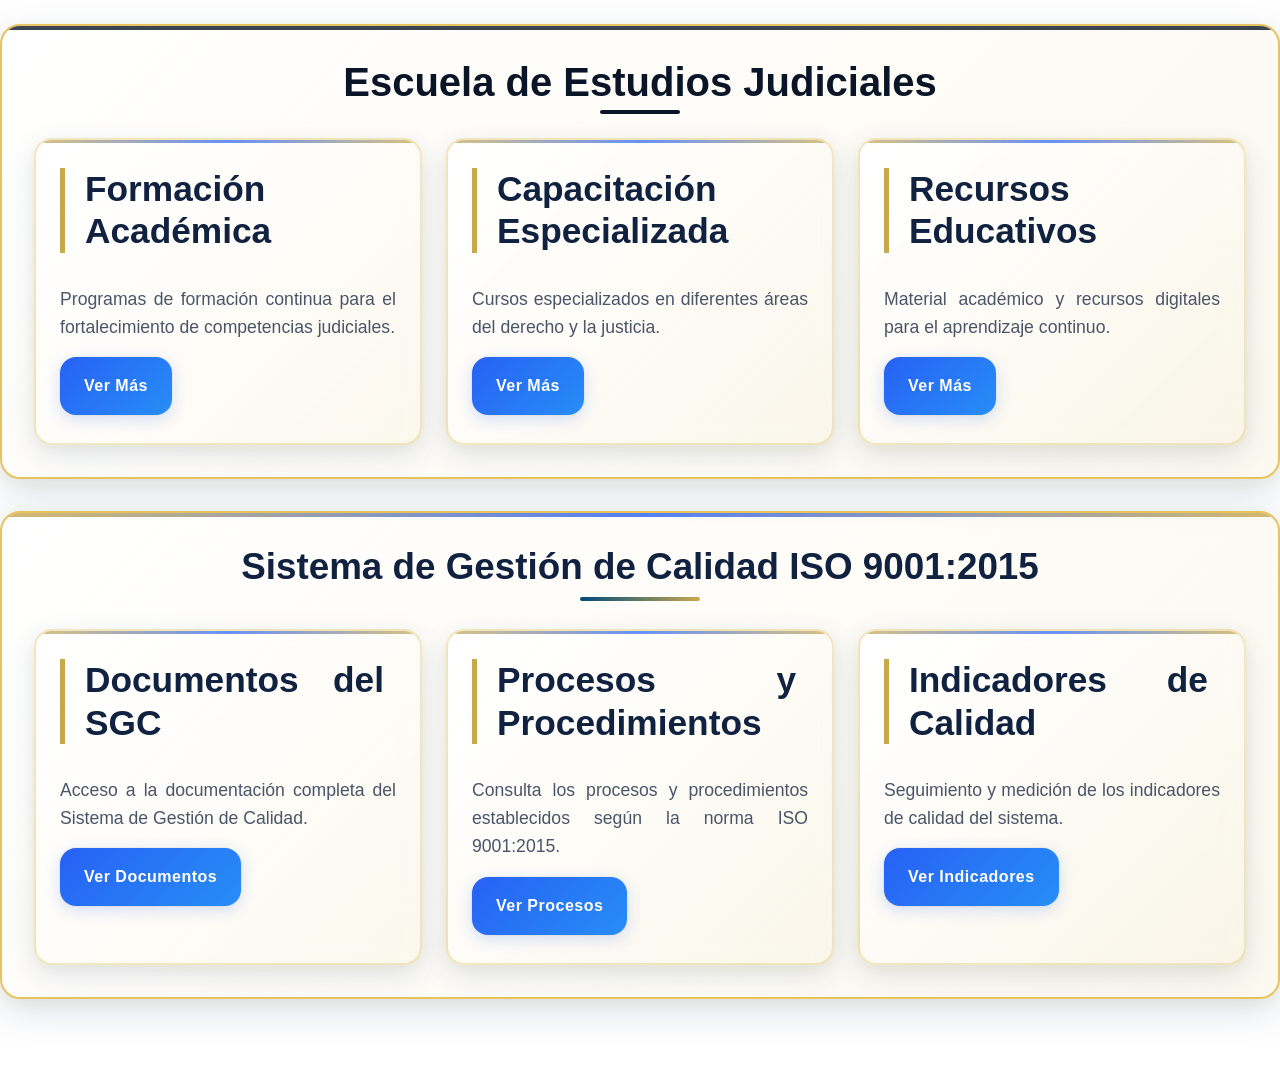
<file: preview.html>
<!DOCTYPE html>
<html lang="es">
<head>
    <meta charset="UTF-8">
    <meta name="viewport" content="width=device-width, initial-scale=1.0">
    <title>Vista Previa - SGC</title>
    <link rel="stylesheet" href="css/style.css">
</head>
<body>
    <div class="main-container">
        <!-- Sección Escuela de Estudios Judiciales -->
        <section id="escuela" class="sgc-subsection">
            <h2>Escuela de Estudios Judiciales</h2>
            <div class="card-container">
                <div class="card">
                    <h3>Formación Académica</h3>
                    <p>Programas de formación continua para el fortalecimiento de competencias judiciales.</p>
                    <button class="programa-formacion-btn">Ver Más</button>
                </div>
                <div class="card">
                    <h3>Capacitación Especializada</h3>
                    <p>Cursos especializados en diferentes áreas del derecho y la justicia.</p>
                    <button class="programa-formacion-btn">Ver Más</button>
                </div>
                <div class="card">
                    <h3>Recursos Educativos</h3>
                    <p>Material académico y recursos digitales para el aprendizaje continuo.</p>
                    <button class="programa-formacion-btn">Ver Más</button>
                </div>
            </div>
        </section>

        <!-- Sección ISO 9001:2015 -->
        <section id="sgc" class="sgc-subsection">
            <h2>Sistema de Gestión de Calidad ISO 9001:2015</h2>
            <div class="card-container">
                <div class="card">
                    <h3>Documentos del SGC</h3>
                    <p>Acceso a la documentación completa del Sistema de Gestión de Calidad.</p>
                    <button class="programa-formacion-btn">Ver Documentos</button>
                </div>
                <div class="card">
                    <h3>Procesos y Procedimientos</h3>
                    <p>Consulta los procesos y procedimientos establecidos según la norma ISO 9001:2015.</p>
                    <button class="programa-formacion-btn">Ver Procesos</button>
                </div>
                <div class="card">
                    <h3>Indicadores de Calidad</h3>
                    <p>Seguimiento y medición de los indicadores de calidad del sistema.</p>
                    <button class="programa-formacion-btn">Ver Indicadores</button>
                </div>
            </div>
        </section>
    </div>
</body>
</html>
</file>
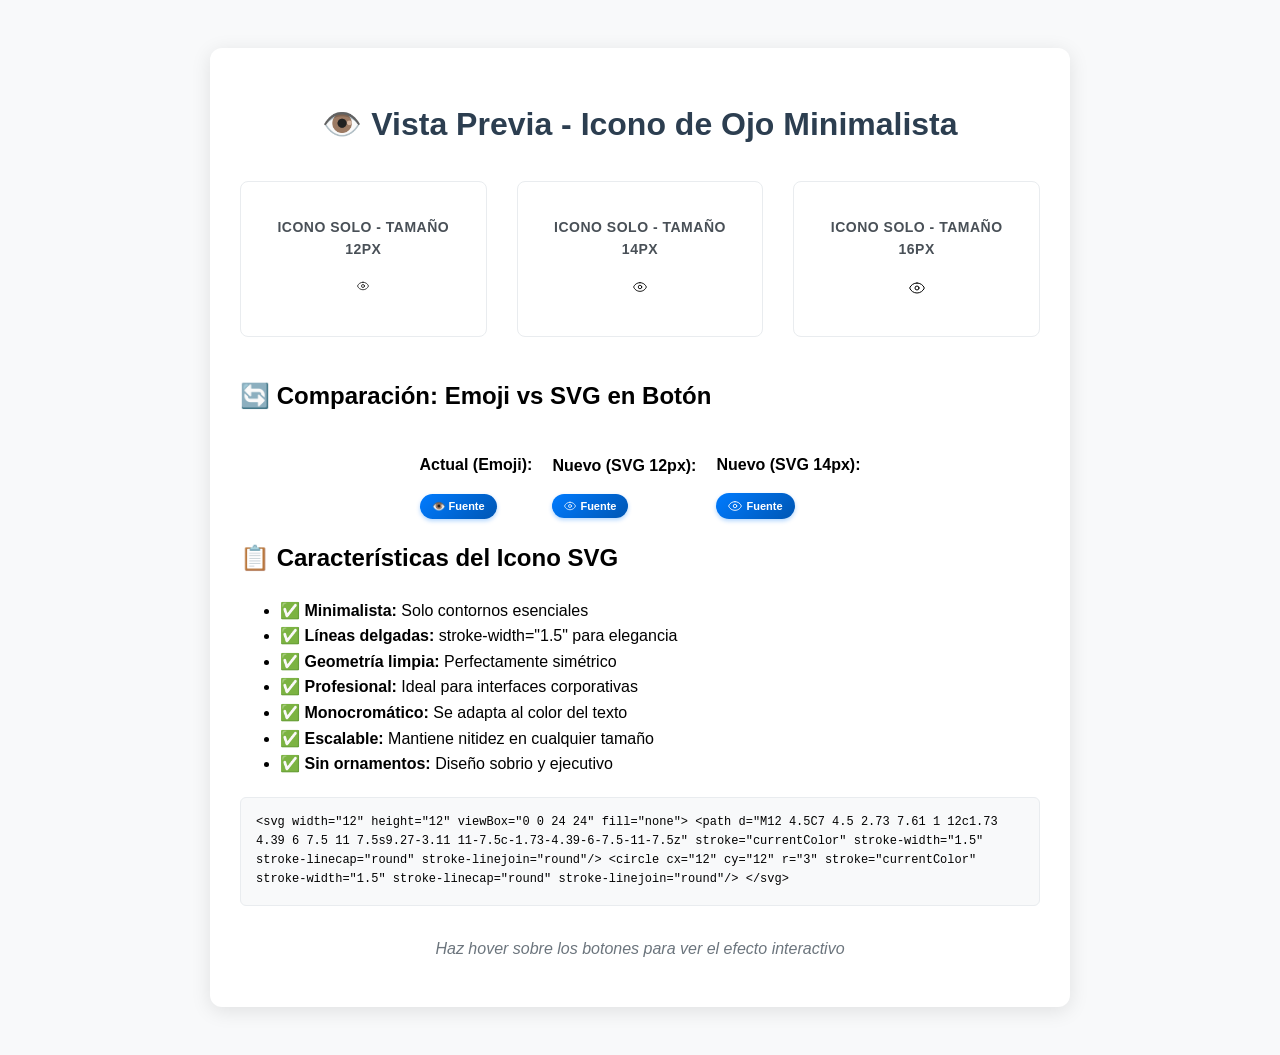
<file: preview_icono.html>
<!DOCTYPE html>
<html lang="es">
<head>
    <meta charset="UTF-8">
    <meta name="viewport" content="width=device-width, initial-scale=1.0">
    <title>Vista Previa - Icono de Ojo Minimalista</title>
    <style>
        body {
            font-family: -apple-system, BlinkMacSystemFont, 'Segoe UI', Roboto, Oxygen, Ubuntu, Cantarell, sans-serif;
            padding: 40px;
            background: #f8f9fa;
            line-height: 1.6;
        }
        
        .container {
            max-width: 800px;
            margin: 0 auto;
            background: white;
            padding: 30px;
            border-radius: 12px;
            box-shadow: 0 4px 20px rgba(0,0,0,0.1);
        }
        
        h1 {
            color: #2c3e50;
            margin-bottom: 30px;
            text-align: center;
        }
        
        .preview-grid {
            display: grid;
            grid-template-columns: repeat(auto-fit, minmax(200px, 1fr));
            gap: 30px;
            margin-bottom: 40px;
        }
        
        .preview-card {
            border: 1px solid #e9ecef;
            border-radius: 8px;
            padding: 20px;
            text-align: center;
            background: #fff;
        }
        
        .preview-card h3 {
            color: #495057;
            margin-bottom: 15px;
            font-size: 14px;
            text-transform: uppercase;
            letter-spacing: 0.5px;
        }
        
        .icon-display {
            display: flex;
            align-items: center;
            justify-content: center;
            gap: 8px;
            margin: 20px 0;
        }
        
        /* Estilo del botón como en tu proyecto */
        .info-toggle-button {
            background: linear-gradient(135deg, #007bff 0%, #0056b3 100%);
            color: white;
            border: none;
            border-radius: 20px;
            padding: 6px 12px;
            display: flex;
            align-items: center;
            justify-content: center;
            font-size: 11px;
            font-weight: 600;
            cursor: pointer;
            transition: all 0.3s ease;
            box-shadow: 0 2px 4px rgba(0, 123, 255, 0.3);
            gap: 4px;
            white-space: nowrap;
        }
        
        .info-toggle-button:hover {
            background: linear-gradient(135deg, #0056b3 0%, #004085 100%);
            transform: scale(1.05);
            box-shadow: 0 4px 8px rgba(0, 123, 255, 0.4);
        }
        
        /* Diferentes tamaños para comparar */
        .size-12 { width: 12px; height: 12px; }
        .size-14 { width: 14px; height: 14px; }
        .size-16 { width: 16px; height: 16px; }
        
        .comparison {
            display: flex;
            gap: 20px;
            align-items: center;
            justify-content: center;
            margin: 20px 0;
        }
        
        .code-preview {
            background: #f8f9fa;
            border: 1px solid #e9ecef;
            border-radius: 6px;
            padding: 15px;
            font-family: 'Courier New', monospace;
            font-size: 12px;
            overflow-x: auto;
            margin-top: 20px;
        }
        
        .emoji-comparison {
            font-size: 12px;
            padding: 6px 12px;
            border: 1px solid #ddd;
            border-radius: 20px;
            background: #f8f9fa;
        }
    </style>
</head>
<body>
    <div class="container">
        <h1>👁️ Vista Previa - Icono de Ojo Minimalista</h1>
        
        <div class="preview-grid">
            <div class="preview-card">
                <h3>Icono Solo - Tamaño 12px</h3>
                <div class="icon-display">
                    <svg class="size-12" viewBox="0 0 24 24" fill="none">
                        <path d="M12 4.5C7 4.5 2.73 7.61 1 12c1.73 4.39 6 7.5 11 7.5s9.27-3.11 11-7.5c-1.73-4.39-6-7.5-11-7.5z" 
                              stroke="currentColor" stroke-width="1.5" stroke-linecap="round" stroke-linejoin="round"/>
                        <circle cx="12" cy="12" r="3" stroke="currentColor" stroke-width="1.5" stroke-linecap="round" stroke-linejoin="round"/>
                    </svg>
                </div>
            </div>
            
            <div class="preview-card">
                <h3>Icono Solo - Tamaño 14px</h3>
                <div class="icon-display">
                    <svg class="size-14" viewBox="0 0 24 24" fill="none">
                        <path d="M12 4.5C7 4.5 2.73 7.61 1 12c1.73 4.39 6 7.5 11 7.5s9.27-3.11 11-7.5c-1.73-4.39-6-7.5-11-7.5z" 
                              stroke="currentColor" stroke-width="1.5" stroke-linecap="round" stroke-linejoin="round"/>
                        <circle cx="12" cy="12" r="3" stroke="currentColor" stroke-width="1.5" stroke-linecap="round" stroke-linejoin="round"/>
                    </svg>
                </div>
            </div>
            
            <div class="preview-card">
                <h3>Icono Solo - Tamaño 16px</h3>
                <div class="icon-display">
                    <svg class="size-16" viewBox="0 0 24 24" fill="none">
                        <path d="M12 4.5C7 4.5 2.73 7.61 1 12c1.73 4.39 6 7.5 11 7.5s9.27-3.11 11-7.5c-1.73-4.39-6-7.5-11-7.5z" 
                              stroke="currentColor" stroke-width="1.5" stroke-linecap="round" stroke-linejoin="round"/>
                        <circle cx="12" cy="12" r="3" stroke="currentColor" stroke-width="1.5" stroke-linecap="round" stroke-linejoin="round"/>
                    </svg>
                </div>
            </div>
        </div>
        
        <h2>🔄 Comparación: Emoji vs SVG en Botón</h2>
        <div class="comparison">
            <div>
                <p><strong>Actual (Emoji):</strong></p>
                <button class="info-toggle-button">👁️ Fuente</button>
            </div>
            
            <div>
                <p><strong>Nuevo (SVG 12px):</strong></p>
                <button class="info-toggle-button">
                    <svg class="size-12" viewBox="0 0 24 24" fill="none">
                        <path d="M12 4.5C7 4.5 2.73 7.61 1 12c1.73 4.39 6 7.5 11 7.5s9.27-3.11 11-7.5c-1.73-4.39-6-7.5-11-7.5z" 
                              stroke="currentColor" stroke-width="1.5" stroke-linecap="round" stroke-linejoin="round"/>
                        <circle cx="12" cy="12" r="3" stroke="currentColor" stroke-width="1.5" stroke-linecap="round" stroke-linejoin="round"/>
                    </svg>
                    Fuente
                </button>
            </div>
            
            <div>
                <p><strong>Nuevo (SVG 14px):</strong></p>
                <button class="info-toggle-button">
                    <svg class="size-14" viewBox="0 0 24 24" fill="none">
                        <path d="M12 4.5C7 4.5 2.73 7.61 1 12c1.73 4.39 6 7.5 11 7.5s9.27-3.11 11-7.5c-1.73-4.39-6-7.5-11-7.5z" 
                              stroke="currentColor" stroke-width="1.5" stroke-linecap="round" stroke-linejoin="round"/>
                        <circle cx="12" cy="12" r="3" stroke="currentColor" stroke-width="1.5" stroke-linecap="round" stroke-linejoin="round"/>
                    </svg>
                    Fuente
                </button>
            </div>
        </div>
        
        <h2>📋 Características del Icono SVG</h2>
        <ul>
            <li>✅ <strong>Minimalista:</strong> Solo contornos esenciales</li>
            <li>✅ <strong>Líneas delgadas:</strong> stroke-width="1.5" para elegancia</li>
            <li>✅ <strong>Geometría limpia:</strong> Perfectamente simétrico</li>
            <li>✅ <strong>Profesional:</strong> Ideal para interfaces corporativas</li>
            <li>✅ <strong>Monocromático:</strong> Se adapta al color del texto</li>
            <li>✅ <strong>Escalable:</strong> Mantiene nitidez en cualquier tamaño</li>
            <li>✅ <strong>Sin ornamentos:</strong> Diseño sobrio y ejecutivo</li>
        </ul>
        
        <div class="code-preview">
&lt;svg width="12" height="12" viewBox="0 0 24 24" fill="none"&gt;
  &lt;path d="M12 4.5C7 4.5 2.73 7.61 1 12c1.73 4.39 6 7.5 11 7.5s9.27-3.11 11-7.5c-1.73-4.39-6-7.5-11-7.5z" 
        stroke="currentColor" stroke-width="1.5" stroke-linecap="round" stroke-linejoin="round"/&gt;
  &lt;circle cx="12" cy="12" r="3" stroke="currentColor" stroke-width="1.5" stroke-linecap="round" stroke-linejoin="round"/&gt;
&lt;/svg&gt;
        </div>
        
        <p style="text-align: center; margin-top: 30px; color: #6c757d;">
            <em>Haz hover sobre los botones para ver el efecto interactivo</em>
        </p>
    </div>
</body>
</html>
</file>
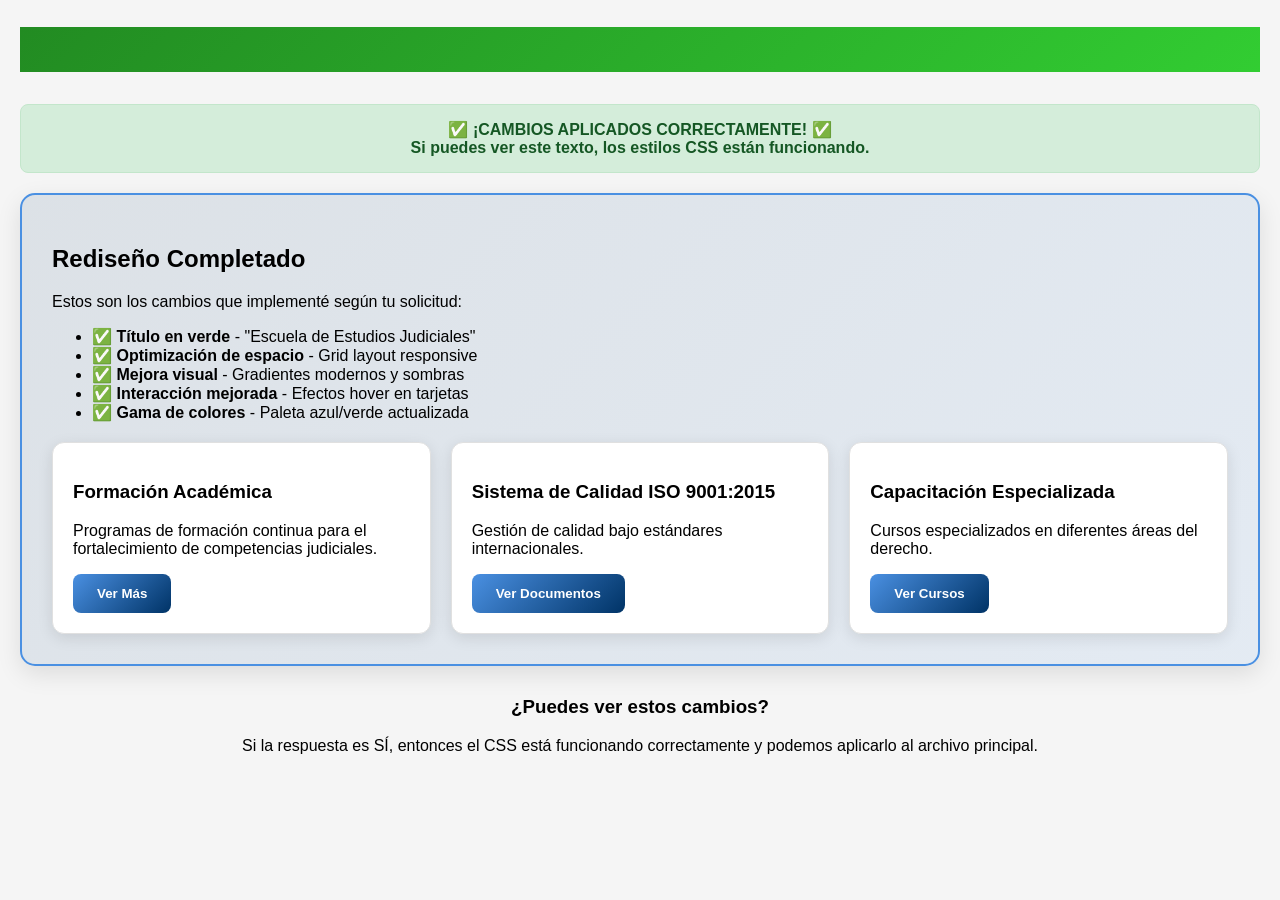
<file: test-simple.html>
<!DOCTYPE html>
<html lang="es">
<head>
    <meta charset="UTF-8">
    <meta name="viewport" content="width=device-width, initial-scale=1.0">
    <title>TEST - Cambios Visuales</title>
    <style>
        body {
            font-family: Arial, sans-serif;
            margin: 20px;
            background: #f5f5f5;
        }
        
        /* TÍTULO VERDE - COMO SOLICITASTE */
        .titulo-verde {
            font-size: 2.5em;
            font-weight: 700;
            text-align: center;
            margin-bottom: 32px;
            background: linear-gradient(135deg, #228B22 0%, #32CD32 100%) !important;
            -webkit-background-clip: text;
            -webkit-text-fill-color: transparent;
            background-clip: text;
        }
        
        /* SECCIÓN CON GRADIENTES MODERNOS */
        .seccion-moderna {
            background: linear-gradient(135deg, rgba(0,51,102,0.1) 0%, rgba(74,144,226,0.1) 100%);
            border: 2px solid #4a90e2;
            border-radius: 15px;
            padding: 30px;
            margin: 20px 0;
            box-shadow: 0 8px 25px rgba(0,0,0,0.1);
        }
        
        /* TARJETAS CON EFECTOS HOVER */
        .tarjetas {
            display: grid;
            grid-template-columns: repeat(auto-fit, minmax(300px, 1fr));
            gap: 20px;
            margin-top: 20px;
        }
        
        .tarjeta {
            background: white;
            border-radius: 12px;
            padding: 20px;
            box-shadow: 0 4px 15px rgba(0,0,0,0.1);
            transition: all 0.3s ease;
            border: 1px solid #e0e0e0;
        }
        
        .tarjeta:hover {
            transform: translateY(-5px);
            box-shadow: 0 10px 30px rgba(0,0,0,0.15);
            border-color: #4a90e2;
        }
        
        .boton-moderno {
            background: linear-gradient(135deg, #4a90e2 0%, #003366 100%);
            color: white;
            border: none;
            padding: 12px 24px;
            border-radius: 8px;
            cursor: pointer;
            transition: all 0.3s ease;
            font-weight: 600;
        }
        
        .boton-moderno:hover {
            transform: scale(1.05);
            box-shadow: 0 5px 15px rgba(74,144,226,0.3);
        }
        
        .mensaje-exito {
            background: #d4edda;
            border: 1px solid #c3e6cb;
            color: #155724;
            padding: 15px;
            border-radius: 8px;
            margin: 20px 0;
            text-align: center;
            font-weight: bold;
        }
    </style>
</head>
<body>
    <h1 class="titulo-verde">Escuela de Estudios Judiciales</h1>
    
    <div class="mensaje-exito">
        ✅ ¡CAMBIOS APLICADOS CORRECTAMENTE! ✅<br>
        Si puedes ver este texto, los estilos CSS están funcionando.
    </div>
    
    <div class="seccion-moderna">
        <h2>Rediseño Completado</h2>
        <p>Estos son los cambios que implementé según tu solicitud:</p>
        <ul>
            <li>✅ <strong>Título en verde</strong> - "Escuela de Estudios Judiciales"</li>
            <li>✅ <strong>Optimización de espacio</strong> - Grid layout responsive</li>
            <li>✅ <strong>Mejora visual</strong> - Gradientes modernos y sombras</li>
            <li>✅ <strong>Interacción mejorada</strong> - Efectos hover en tarjetas</li>
            <li>✅ <strong>Gama de colores</strong> - Paleta azul/verde actualizada</li>
        </ul>
        
        <div class="tarjetas">
            <div class="tarjeta">
                <h3>Formación Académica</h3>
                <p>Programas de formación continua para el fortalecimiento de competencias judiciales.</p>
                <button class="boton-moderno">Ver Más</button>
            </div>
            <div class="tarjeta">
                <h3>Sistema de Calidad ISO 9001:2015</h3>
                <p>Gestión de calidad bajo estándares internacionales.</p>
                <button class="boton-moderno">Ver Documentos</button>
            </div>
            <div class="tarjeta">
                <h3>Capacitación Especializada</h3>
                <p>Cursos especializados en diferentes áreas del derecho.</p>
                <button class="boton-moderno">Ver Cursos</button>
            </div>
        </div>
    </div>
    
    <div style="text-align: center; margin-top: 30px;">
        <h3>¿Puedes ver estos cambios?</h3>
        <p>Si la respuesta es SÍ, entonces el CSS está funcionando correctamente y podemos aplicarlo al archivo principal.</p>
    </div>
</body>
</html>
</file>
<file: css/style.css>
/* ── Justificado global ── */
main p,
main li,
main .section-paragraph,
main .politica-quote,
main .foda-category li,
main .beneficio-card p,
main .proceso-card p,
main .objetivo-card p,
.footer-contact p,
.modal-content p,
.modal-content li {
    text-align: justify !important;
}

/* ── Botones Flotantes — Pestañas Retráctiles ── */
/* Ocultos parcialmente en el borde derecho; se despliegan al hacer hover */
#boton-socializacion-iso {
    position: fixed;
    right: 0;
    bottom: 250px;
    z-index: 1000;
    background: linear-gradient(135deg, var(--navy-mid) 0%, var(--blue-main) 100%);
    color: #FFFFFF;
    padding: 11px 22px 11px 14px;
    border-radius: 24px 0 0 24px;
    border-left: 4px solid var(--gold);
    box-shadow: -3px 2px 18px rgba(10,22,40,0.35);
    font-size: 0.88rem;
    font-weight: 700;
    text-decoration: none;
    white-space: nowrap;
    display: flex;
    align-items: center;
    gap: 10px;
    cursor: pointer;
    transform: translateX(calc(100% - 50px));
    transition: transform 0.38s cubic-bezier(0.34, 1.56, 0.64, 1), box-shadow 0.3s;
}

#boton-socializacion-iso:hover {
    background: linear-gradient(135deg, var(--blue-main) 0%, var(--navy-mid) 100%);
    transform: translateX(0);
    box-shadow: -4px 2px 24px rgba(10,22,40,0.5);
    text-decoration: none;
}

#boton-socializacion-iso .iso-icon {
    font-size: 1.4rem;
    animation: pulse-icon 2s ease-in-out infinite;
}

#boton-socializacion-iso .iso-text {
    font-size: 0.95rem;
    letter-spacing: 0.3px;
}

@keyframes pulse-icon {
    0%, 100% { transform: scale(1); }
    50% { transform: scale(1.15); }
}

/* Modal de Socialización ISO */
.modal-overlay-iso {
    position: fixed;
    top: 0;
    left: 0;
    width: 100%;
    height: 100%;
    background: rgba(0, 0, 0, 0.75);
    z-index: 2000;
    display: flex;
    align-items: center;
    justify-content: center;
    padding: 20px;
    backdrop-filter: blur(4px);
}

.modal-content-iso {
    background: #fff;
    border-radius: 16px;
    max-width: 550px;
    width: 100%;
    box-shadow: 0 10px 40px rgba(0, 0, 0, 0.3);
    overflow: hidden;
    animation: slideIn 0.3s ease-out;
    position: relative;
}

@keyframes slideIn {
    from {
        opacity: 0;
        transform: translateY(-50px);
    }
    to {
        opacity: 1;
        transform: translateY(0);
    }
}

.modal-header-iso {
    background: linear-gradient(135deg, var(--navy-deepest) 0%, var(--navy-deep) 55%, var(--navy-mid) 100%);
    color: white;
    padding: 24px 28px;
    text-align: center;
    border-bottom: 4px solid var(--gold);
}

.modal-header-iso h3 {
    margin: 0;
    font-size: 1.5rem;
    font-weight: 700;
    letter-spacing: 0.5px;
}

.modal-body-iso {
    padding: 32px 28px;
    text-align: center;
}

.modal-body-iso p {
    margin: 0 0 12px 0;
    font-size: 1.1rem;
    color: #1a1a2e;
    line-height: 1.6;
}

.modal-body-iso p strong {
    color: var(--blue-main);
    font-weight: 700;
}

.modal-description-iso {
    font-size: 1rem;
    color: var(--text-secondary);
    margin-top: 16px;
    padding: 16px;
    background: var(--white-soft);
    border-radius: 8px;
    border-left: 4px solid var(--gold);
}

.modal-action-iso {
    margin-top: 28px;
}

.btn-acceder-socializacion {
    display: inline-flex;
    align-items: center;
    gap: 10px;
    background: linear-gradient(135deg, var(--blue-main) 0%, var(--blue-light) 100%);
    color: white;
    padding: 14px 32px;
    border-radius: 30px;
    font-size: 1.1rem;
    font-weight: 600;
    text-decoration: none;
    transition: all 0.3s ease;
    box-shadow: var(--shadow-blue);
}

.btn-acceder-socializacion:hover {
    background: linear-gradient(135deg, var(--blue-light) 0%, var(--navy-mid) 100%);
    transform: translateY(-2px);
    box-shadow: var(--shadow-md);
}

.btn-acceder-socializacion .arrow-icon {
    font-size: 1.3rem;
    transition: transform 0.3s ease;
}

.btn-acceder-socializacion:hover .arrow-icon {
    transform: translateX(5px);
}

.modal-close-iso {
    position: absolute;
    top: 16px;
    right: 16px;
    background: rgba(255, 255, 255, 0.2);
    border: none;
    color: white;
    font-size: 2rem;
    width: 40px;
    height: 40px;
    border-radius: 50%;
    cursor: pointer;
    display: flex;
    align-items: center;
    justify-content: center;
    transition: all 0.3s ease;
    z-index: 10;
}

.modal-close-iso:hover {
    background: rgba(255, 255, 255, 0.3);
    transform: rotate(90deg);
}

/* Responsive para el botón flotante y modal */
@media (max-width: 768px) {
    #boton-socializacion-iso {
        bottom: 220px;
        padding: 10px 18px 10px 12px;
        font-size: 0.84rem;
    }
    
    #boton-socializacion-iso .iso-icon {
        font-size: 1.2rem;
    }
    
    #boton-socializacion-iso .iso-text {
        font-size: 0.82rem;
    }
    
    .modal-content-iso {
        margin: 0 16px;
    }
    
    .modal-header-iso {
        padding: 20px;
    }
    
    .modal-header-iso h3 {
        font-size: 1.25rem;
    }
    
    .modal-body-iso {
        padding: 24px 20px;
    }
    
    .modal-body-iso p {
        font-size: 1rem;
    }
    
    .btn-acceder-socializacion {
        padding: 12px 24px;
        font-size: 1rem;
    }
}

/* Botón flotante PEI 2026 - 2030 — pestaña retráctil */
#boton-flotante-pei {
    position: fixed;
    right: 0;
    bottom: 178px;
    z-index: 1000;
    background: linear-gradient(135deg, var(--navy-deep) 0%, var(--blue-main) 100%);
    color: #fff;
    padding: 11px 22px 11px 14px;
    border-radius: 24px 0 0 24px;
    border-left: 4px solid var(--gold);
    box-shadow: -3px 2px 18px rgba(10,22,40,0.35);
    font-size: 0.88rem;
    font-weight: 700;
    text-decoration: none;
    white-space: nowrap;
    display: flex;
    align-items: center;
    gap: 10px;
    transform: translateX(calc(100% - 50px));
    transition: transform 0.38s cubic-bezier(0.34, 1.56, 0.64, 1), box-shadow 0.3s;
}

#boton-flotante-pei:hover {
    transform: translateX(0);
    box-shadow: -4px 2px 24px rgba(10,22,40,0.5);
    text-decoration: none;
    background: linear-gradient(135deg, var(--blue-main) 0%, var(--blue-light) 100%);
}

/* Botón flotante Documentos Codificados — pestaña retráctil */
#boton-flotante {
    position: fixed;
    right: 0;
    bottom: 116px;
    z-index: 1000;
    background: linear-gradient(135deg, var(--navy-deep) 0%, var(--blue-main) 100%);
    color: #fff;
    padding: 11px 22px 11px 14px;
    border-radius: 24px 0 0 24px;
    border-left: 4px solid var(--gold);
    box-shadow: -3px 2px 18px rgba(10,22,40,0.35);
    font-size: 0.88rem;
    font-weight: 700;
    text-decoration: none;
    white-space: nowrap;
    display: flex;
    align-items: center;
    gap: 10px;
    transform: translateX(calc(100% - 50px));
    transition: transform 0.38s cubic-bezier(0.34, 1.56, 0.64, 1), box-shadow 0.3s;
}

#boton-flotante:hover {
    transform: translateX(0);
    box-shadow: -4px 2px 24px rgba(10,22,40,0.5);
    text-decoration: none;
    background: linear-gradient(135deg, var(--blue-main) 0%, var(--blue-light) 100%);
}

/* Botón flotante Organigrama — pestaña retráctil */
#boton-flotante-organigrama {
    position: fixed;
    right: 0;
    bottom: 54px;
    z-index: 1000;
    background: linear-gradient(135deg, var(--navy-deep) 0%, var(--blue-main) 100%);
    color: #fff;
    padding: 11px 22px 11px 14px;
    border-radius: 24px 0 0 24px;
    border-left: 4px solid var(--gold);
    box-shadow: -3px 2px 18px rgba(10,22,40,0.35);
    font-size: 0.88rem;
    font-weight: 700;
    text-decoration: none;
    white-space: nowrap;
    display: flex;
    align-items: center;
    gap: 10px;
    transform: translateX(calc(100% - 50px));
    transition: transform 0.38s cubic-bezier(0.34, 1.56, 0.64, 1), box-shadow 0.3s;
}

#boton-flotante-organigrama:hover {
    transform: translateX(0);
    box-shadow: -4px 2px 24px rgba(10,22,40,0.5);
    text-decoration: none;
    background: linear-gradient(135deg, var(--blue-main) 0%, var(--blue-light) 100%);
}

:root {
            /* ── Nueva Paleta Institucional Premium 2026 ── */
            --bg-primary: #FFFFFF;
            --bg-secondary: #F7F9FC;
            --text-primary: #0f1e38;
            --text-secondary: #4a5568;
            /* Azules de fondo/estructura */
            --navy-deepest:  #0A1628;
            --navy-deep:     #112240;
            --navy-mid:      #1A3460;
            --blue-main:     #2563A8;
            --blue-light:    #3B82C4;
            --blue-celeste:  #64A5D3;
            /* Blanco / suaves */
            --white:         #FFFFFF;
            --white-soft:    #F7F9FC;
            --white-mid:     #EEF2F8;
            /* Dorado — solo acento */
            --gold:          #C9A84C;
            --gold-light:    #DFC07A;
            --gold-dim:      rgba(201,168,76,0.18);
            /* Sombras */
            --shadow-sm:     0 2px 10px rgba(10,22,40,0.07);
            --shadow-md:     0 6px 24px rgba(10,22,40,0.11);
            --shadow-lg:     0 12px 40px rgba(10,22,40,0.15);
            --shadow-blue:   0 4px 16px rgba(37,99,168,0.15);

            /* ── Aliases compatibles hacia atrás ── */
            --header-bg: linear-gradient(135deg, var(--navy-deepest) 0%, var(--navy-deep) 55%, var(--navy-mid) 100%);
            --header-bg-solid: var(--navy-deep);
            --header-text: #FFFFFF;
            --accent-gold: var(--gold);
            --accent-gold-diagram: var(--gold);
            --accent-blue-darkest: var(--navy-deepest);
            --accent-blue-darker:  var(--navy-mid);
            --accent-blue-dark:    var(--navy-deep);
            --accent-blue-main:    var(--blue-main);
            --accent-blue-medium:  var(--blue-light);
            --accent-blue-lighter: var(--blue-celeste);
            --accent-blue-lightest: #B0C4DE;
            --blue-dark: var(--navy-mid);
            --card-bg: #FFFFFF;
            --card-border: #dde4f0;
            --shadow-color: rgba(10,22,40,0.08);
            --button-primary-bg: var(--blue-main);
            --button-primary-text: #FFFFFF;
            --button-primary-border: var(--blue-main);
            --modal-content-bg: #FFFFFF;
            --risk-extreme-bg: #fff5f5;
            --risk-extreme-border: #e53e3e;
            --risk-high-bg: #fffef5;
            --risk-high-border: #d69e2e;
            --accordion-header-bg: var(--blue-main);
            --accordion-header-text: #FFFFFF;
            --accordion-content-bg: #FFFFFF;
            --highlight-note-bg: var(--white-soft);
            --highlight-note-text: var(--navy-mid);
            --highlight-note-border: var(--blue-main);
            --link-color: var(--blue-main);
            --foda-button-bg: var(--white-soft);
            --foda-button-text: var(--blue-main);
            --foda-button-border: #dde4f0;
            --foda-button-active-bg: var(--blue-main);
            --foda-button-active-text: #FFFFFF;
            --counter-bg: var(--navy-deep);
            --counter-text: var(--header-text);
            --sidebar-width: 260px;
            --tour-popover-bg: var(--card-bg);
            --tour-popover-text: var(--text-primary);
            --tour-popover-border: var(--blue-main);
            --tour-button-bg: var(--blue-main);
            --tour-button-text: var(--header-text);
            --view-image-button-bg: var(--blue-main);
            --view-image-button-text: var(--header-text);
            --view-image-button-hover-bg: var(--navy-mid);
        }

        body.dark-theme {
            /* Colores base mejorados para profesionalismo institucional */
            --bg-primary: #1a1a1a;
            --bg-secondary: #242424;
            --text-primary: #e8e8e8;
            --text-secondary: #b8b8b8;
            --header-bg: #1e2849;
            --header-text: #ffffff;
            
            /* Colores de acento optimizados para imagen institucional */
            --accent-gold: #f4c430;
            --accent-blue-main: #4a90e2;
            --accent-blue-darker: #2e5c8a;
            --accent-blue-lighter: #6ba3e8;
            
            /* Componentes UI mejorados */
            --card-bg: #2a2a2a;
            --card-border: #404040;
            --shadow-color: rgba(0, 0, 0, 0.6);
            --button-primary-bg: var(--accent-gold);
            --button-primary-text: #1a1a1a;
            --button-primary-border: var(--accent-gold);
            --modal-content-bg: #2a2a2a;
            
            /* Estados de riesgo mejorados */
            --risk-extreme-bg: #3d1a1a;
            --risk-extreme-border: #e57373;
            --risk-high-bg: #3d3a1a;
            --risk-high-border: #ffb74d;
            
            /* Acordeones y navegación mejorados */
            --accordion-header-bg: #2e5c8a;
            --accordion-header-text: var(--header-text);
            --accordion-content-bg: #242424;
            --highlight-note-bg: #3d3a1a;
            --highlight-note-text: var(--accent-gold);
            --highlight-note-border: var(--accent-gold);
            --link-color: var(--accent-blue-lighter);
            
            /* Botones FODA mejorados */
            --foda-button-bg: #333333;
            --foda-button-text: var(--accent-blue-lighter);
            --foda-button-border: #555555;
            --foda-button-active-bg: var(--accent-blue-main);
            --foda-button-active-text: #ffffff;
            
            /* Contadores y elementos institucionales */
            --counter-bg: #1e2849;
            --counter-text: var(--text-primary);
            --tour-popover-bg: #2a2a2a;
            --tour-popover-text: #e8e8e8;
            --tour-popover-border: var(--accent-gold);
            --tour-button-bg: var(--accent-gold);
            --tour-button-text: #1a1a1a;
            --view-image-button-bg: var(--accent-blue-main);
            --view-image-button-text: var(--header-text);
            --view-image-button-hover-bg: var(--accent-blue-darker);
            
            /* Variables adicionales para mejor experiencia institucional */
            --border-color: #404040;
            --input-bg: #333333;
            --input-border: #555555;
            --input-text: #e8e8e8;
            --nav-bg: #1e1e1e;
            --nav-hover: #3a3a3a;
            --table-bg: #242424;
            --table-border: #404040;
        }

        * {
            margin: 0;
            padding: 0;
            box-sizing: border-box;
            scroll-behavior: smooth;
        }

        body {
            font-family: 'Segoe UI', Tahoma, Geneva, Verdana, sans-serif;
            line-height: 1.6;
            background-color: var(--bg-primary);
            color: var(--text-primary);
            transition: background-color 0.3s ease, color 0.3s ease;
            padding-bottom: 50px; /* MODIFICADO: Espacio para el pie de página fijo */
        }

        .container {
            width: 90%;
            max-width: 1200px;
            margin: 0 auto;
            padding: 20px 0;
        }

        /* ── Liquid Wave Animation ── */
        @keyframes eej-liquid-rotate {
            from { transform: rotate(0deg); }
            to   { transform: rotate(360deg); }
        }

        header {
            background: var(--header-bg);
            color: var(--header-text);
            padding: 15px 0;
            position: sticky;
            top: 0;
            z-index: 1000;
            box-shadow: var(--shadow-md);
            margin-left: var(--sidebar-width);
            width: calc(100% - var(--sidebar-width));
            left: 0;
            overflow: hidden;
        }

        header::before {
            content: '';
            position: absolute;
            top: -60%;
            left: -40%;
            width: 180%;
            height: 260%;
            background: rgba(37, 99, 168, 0.11);
            border-radius: 40%;
            animation: eej-liquid-rotate 12s linear infinite;
            pointer-events: none;
            z-index: 0;
        }

        header::after {
            content: '';
            position: absolute;
            top: -70%;
            left: -35%;
            width: 180%;
            height: 260%;
            background: rgba(201, 168, 76, 0.07);
            border-radius: 44%;
            animation: eej-liquid-rotate 18s linear infinite reverse;
            pointer-events: none;
            z-index: 0;
        }

        .header-container {
            position: relative;
            width: 100%;
            box-sizing: border-box;
            z-index: 1;
        }

        .header-titles {
            text-align: center;
            padding-left: calc(var(--sidebar-width) + 20px);
            padding-right: 205px; /* Space for right stack */
            box-sizing: border-box;
        }

        header h1 {
            font-size: clamp(2em, 4.5vw, 2.8em);
            margin-bottom: 5px;
            line-height: 1.2;
            color: var(--header-text);
            font-weight: 600;
        }
        header h2.sgc-subtitle {
            font-size: clamp(1.1em, 3vw, 1.6em);
            font-weight: normal;
            line-height: 1.3;
            color: var(--header-text);
        }
        header h2.sgc-subtitle strong {
            color: var(--accent-gold);
            font-weight: bold;
            text-shadow: 0 2px 4px rgba(0, 0, 0, 0.2);
        }

        .header-right-stack {
            position: absolute;
            right: 20px;
            top: 50%;
            transform: translateY(-50%);
            display: flex;
            align-items: center;
            gap: 10px;
        }
        .header-logout-btn {
            display: flex;
            align-items: center;
            background-color: #dc3545;
            color: white;
            padding: 8px 16px;
            border-radius: 4px;
            text-decoration: none;
            font-weight: bold;
            transition: all 0.3s ease;
            margin: 0 10px;
            border: 1px solid #bd2130;
        }
        .header-logout-btn:hover {
            background-color: #c82333;
            color: white;
        }
        .header-logout-btn .logout-icon {
            margin-right: 8px;
            font-size: 1.1em;
        }

        #startTourBtn {
            background: linear-gradient(135deg, var(--gold) 0%, var(--gold-light) 100%);
            color: var(--navy-deepest);
            padding: 6px 12px;
            border: none;
            border-radius: 6px;
            cursor: pointer;
            font-weight: bold;
            font-size: 0.9em;
            box-shadow: var(--shadow-blue);
            transition: all 0.3s ease;
        }
        body.dark-theme #startTourBtn {
            color: #121212;
        }
        #startTourBtn:hover {
            transform: translateY(-2px);
            box-shadow: var(--shadow-md);
        }


        /* Toggle Switch CSS */
        .theme-switch-wrapper {
            display: flex;
            align-items: center;
            gap: 8px;
        }
        .theme-switch {
            display: inline-block;
            height: 28px;
            position: relative;
            width: 50px;
        }
        .theme-switch input {
            display: none;
        }
        .slider {
            background-color: #ccc;
            bottom: 0;
            cursor: pointer;
            left: 0;
            position: absolute;
            right: 0;
            top: 0;
            transition: .4s;
            border-radius: 28px;
        }
        .slider:before {
            background-color: #fff;
            bottom: 3px;
            content: "";
            height: 22px;
            left: 3px;
            position: absolute;
            transition: .4s;
            width: 22px;
            border-radius: 50%;
            display: flex;
            align-items: center;
            justify-content: center;
            font-size: 14px;
        }
        input:checked + .slider {
            background: linear-gradient(135deg, var(--blue-main) 0%, var(--blue-light) 100%);
        }
        input:checked + .slider:before {
            transform: translateX(22px);
            content: "🌙";
        }
        input:not(:checked) + .slider:before {
            content: "☀️";
        }
        body.dark-theme .slider {
            background-color: #555;
        }
        body.dark-theme input:checked + .slider {
            background-color: var(--accent-gold);
        }
        body.dark-theme .slider:before {
            background-color: #333;
            color: var(--accent-gold);
        }
        body.dark-theme input:not(:checked) + .slider:before {
            color: var(--text-primary);
        }

        /* ── Nav Liquid Wave via Animated Gradient ── */
        @keyframes nav-wave-gradient {
            0%   { background-position: 0% 50%; }
            50%  { background-position: 100% 50%; }
            100% { background-position: 0% 50%; }
        }

        /* --- Estilos para Navegación Izquierda --- */
        nav#main-nav {
            position: fixed;
            left: 0;
            top: 0;
            width: var(--sidebar-width);
            height: 100vh;
            background: linear-gradient(160deg,
                var(--navy-deepest)  0%,
                var(--navy-mid)      22%,
                #1e3a6e              40%,
                var(--navy-deep)     58%,
                var(--navy-mid)      76%,
                var(--navy-deepest) 100%);
            background-size: 400% 400%;
            animation: nav-wave-gradient 9s ease infinite;
            padding: 14px 0;
            overflow-x: hidden;
            overflow-y: auto;
            z-index: 999;
            box-shadow: 4px 0 15px rgba(10,22,40,0.35);
        }
        nav#main-nav::-webkit-scrollbar {
            width: 8px;
        }
        nav#main-nav::-webkit-scrollbar-track {
            background: rgba(10,22,40,0.4);
        }
        nav#main-nav::-webkit-scrollbar-thumb {
            background: var(--gold);
            border-radius: 4px;
        }
        nav#main-nav::-webkit-scrollbar-thumb:hover {
            background: var(--gold-light);
        }

        .sidebar-logo-container {
            text-align: center;
            margin-bottom: 10px;
            padding: 0 15px;
        }
        .sidebar-logo-container img {
            max-width: 100%;
            height: auto;
            max-height: 85px;
        }

        nav#main-nav ul {
            list-style: none;
            display: flex;
            flex-direction: column;
            padding: 0;
            margin:0;
        }

        nav#main-nav ul li {
            margin: 0;
        }

        nav#main-nav ul li a {
            color: var(--header-text);
            text-decoration: none;
            font-weight: 500;
            padding: 8px 18px;
            border-radius: 0;
            transition: background-color 0.3s ease, color 0.3s ease;
            border-left: 4px solid transparent;
            display: block;
            white-space: normal;
            line-height: 1.3;
            font-size: 0.82rem;
        }

        nav#main-nav ul li a:hover,
        nav#main-nav ul li a.active {
            background: linear-gradient(90deg, var(--gold-dim) 0%, rgba(37,99,168,0.25) 100%);
            color: #ffffff;
            border-left-color: var(--gold);
            box-shadow: inset 4px 0 0 var(--gold);
        }
        /* --- FIN Estilos para Navegación Izquierda --- */

        /* ── Sidebar section labels ── */
        .sidebar-section-label {
            color: var(--gold);
            font-size: 0.58rem;
            font-weight: 700;
            letter-spacing: 2.5px;
            text-transform: uppercase;
            padding: 12px 18px 3px;
            opacity: 0.85;
        }

        .sidebar-version {
            color: rgba(255,255,255,0.45);
            font-size: 0.65rem;
            text-align: center;
            letter-spacing: 1.5px;
            text-transform: uppercase;
            margin: 5px 0 0;
            padding: 0;
        }

        .sidebar-logout-area {
            padding: 10px 12px 14px;
            border-top: 1px solid rgba(201,168,76,0.2);
            margin-top: 8px;
        }
        .sidebar-logout-area form { margin: 0; padding: 0; }
        .sidebar-logout-area button {
            background: rgba(220,53,69,0.12);
            color: #ff9999;
            border: 1px solid rgba(220,53,69,0.28);
            border-radius: 8px;
            padding: 7px 14px;
            font-size: 0.78rem;
            font-weight: 700;
            width: 100%;
            cursor: pointer;
            text-align: center;
            transition: background 0.2s, border-color 0.2s, color 0.2s;
        }
        .sidebar-logout-area button:hover {
            background: rgba(220,53,69,0.28);
            border-color: rgba(220,53,69,0.55);
            color: #fff;
        }

        main {
            padding-top: 1px; /* Avoid margin collapse with header */
            margin-left: var(--sidebar-width);
            padding-left: 0;
        }

        section {
            padding: 60px 20px;
        }
        section:nth-child(even) {
             background-color: var(--bg-secondary);
        }

        section h2 {
            text-align: center;
            font-size: 2.2em;
            color: var(--navy-deep);
            margin-bottom: 40px;
            position: relative;
            font-weight: 700;
        }

        section h2::after {
            content: '';
            display: block;
            width: 70px;
            height: 4px;
            background: linear-gradient(90deg, var(--gold) 0%, var(--gold-light) 100%);
            margin: 10px auto 0;
            border-radius: 2px;
        }

        .section-title-wrapper {
            display: flex;
            align-items: center;
            margin-bottom: 25px;
        }
        .section-title-wrapper h3 {
            font-size: 1.8em;
            background: linear-gradient(135deg, var(--navy-mid) 0%, var(--blue-main) 100%);
            -webkit-background-clip: text;
            -webkit-text-fill-color: transparent;
            background-clip: text;
            border-left: 4px solid var(--gold);
            padding-left: 15px;
            margin: 0;
            font-weight: 600;
        }
        .section-title-wrapper .directory-link-inline {
            margin-right: 20px;
            flex-shrink: 0;
        }

        h3.alcance-title {
            font-size: 2em !important;
            text-align: center;
            background: linear-gradient(135deg, #2731F5 0%, #278EF5 100%) !important;
            -webkit-background-clip: text !important;
            -webkit-text-fill-color: transparent !important;
            background-clip: text !important;
            border-top: 2px solid var(--accent-gold);
            border-bottom: 2px solid var(--accent-gold);
            padding: 20px 0 !important;
            margin-top: 60px !important;
            margin-bottom: 40px !important;
            border-left: none !important;
            padding-left: 0 !important;
            background-color: var(--bg-secondary);
            border-radius: 4px;
        }

        .sgc-subsection {
            padding: 32px 28px !important;
            margin-top: 24px !important;
            margin-bottom: 32px !important;
            border: 2px solid rgba(39, 97, 245, 0.2) !important;
            border-radius: 20px !important;
            background: linear-gradient(135deg, #ffffff 0%, rgba(39, 142, 245, 0.03) 100%) !important;
            box-shadow: 0 8px 24px rgba(39, 97, 245, 0.1), 0 0 0 1px rgba(212, 175, 55, 0.1) !important;
            position: relative;
            overflow: hidden;
            transition: all 0.4s cubic-bezier(0.175, 0.885, 0.32, 1.275) !important;
            transform: translateZ(0);
        }
        
        .sgc-subsection::before {
            content: '';
            position: absolute;
            top: -2px;
            left: -2px;
            right: -2px;
            height: 4px !important;
            background: linear-gradient(90deg, var(--accent-gold) 0%, #2761F5 50%, var(--accent-gold) 100%) !important;
            z-index: 1;
            border-radius: 20px 20px 0 0;
        }
        
        .sgc-subsection:hover {
            transform: translateY(-4px) scale(1.01) !important;
            box-shadow: 0 12px 36px rgba(39, 97, 245, 0.15), 0 0 0 2px rgba(212, 175, 55, 0.3) !important;
            border-color: rgba(39, 97, 245, 0.4) !important;
        }
        .sgc-subsection h3 {
            font-size: 2.1em !important;
            font-weight: 700 !important;
            background: linear-gradient(135deg, #2731F5 0%, #278EF5 100%) !important;
            -webkit-background-clip: text !important;
            -webkit-text-fill-color: transparent !important;
            background-clip: text !important;
            border-left: 5px solid var(--accent-gold) !important;
            padding-left: 20px !important;
            margin-top: 0 !important;
            margin-bottom: 32px !important;
            position: relative;
            display: flex;
            align-items: center;
            gap: 12px;
        }
        
        .sgc-subsection h3::after {
            content: '';
            flex: 1;
            height: 2px;
            background: linear-gradient(90deg, var(--accent-gold) 0%, transparent 100%);
            opacity: 0.4;
        }
        .sgc-subsection p, .sgc-subsection .card-container {
            margin-top: 15px;
             font-size: 1.05em; /* Aumentado de 1em a 1.2em */
            text-align: justify;
             color: var(--text-primary);
             line-height: 1.6;
        }

        .card-container {
            display: grid;
            grid-template-columns: repeat(auto-fit, minmax(320px, 1fr));
            gap: 24px;
            margin-top: 24px;
            padding: 0 4px;
        }

        .card {
            background: linear-gradient(135deg, #ffffff 0%, rgba(248, 250, 251, 0.8) 100%) !important;
            border-radius: 16px !important;
            border: 1px solid rgba(39, 97, 245, 0.15) !important;
            box-shadow: 0 4px 16px rgba(39, 97, 245, 0.08), 0 0 0 1px rgba(212, 175, 55, 0.08) !important;
            padding: 28px 24px !important;
            position: relative;
            overflow: hidden;
            transition: all 0.3s cubic-bezier(0.175, 0.885, 0.32, 1.275) !important;
            color: var(--text-primary);
            backdrop-filter: blur(10px);
            transform: translateZ(0);
        }
        
        .card::before {
            content: '';
            position: absolute;
            top: 0;
            left: 0;
            right: 0;
            height: 3px !important;
            background: linear-gradient(90deg, var(--accent-gold) 0%, #2761F5 50%, var(--accent-gold) 100%) !important;
            opacity: 0.7 !important;
            transition: opacity 0.3s ease;
            border-radius: 16px 16px 0 0;
        }
        .card p {
            text-align: justify;
            color: var(--text-secondary);
        }
        .card.clickable-card {
            cursor: pointer;
        }
        .card.clickable-card:hover {
            border-color: var(--accent-blue-main);
            box-shadow: 0 8px 24px rgba(39, 97, 245, 0.2), 0 0 0 1px var(--accent-gold);
        }
        .risk-details-button {
            display: inline-block;
            margin-top: 15px;
            padding: 10px 18px;
            background: linear-gradient(135deg, #2761F5 0%, #278EF5 100%);
            color: var(--header-text);
            border-radius: 8px;
            font-size: 0.95em;
            font-style: normal;
            text-align: center;
            font-weight: bold;
            transition: all 0.3s ease;
            border: none;
            box-shadow: 0 2px 8px rgba(39, 97, 245, 0.3);
            cursor: pointer;
        }
        .risk-details-button:hover {
            background: linear-gradient(135deg, #2731F5 0%, #2761F5 100%);
            transform: translateY(-2px);
            box-shadow: 0 4px 12px rgba(39, 97, 245, 0.4);
        }

        .card:hover {
            transform: translateY(-6px) scale(1.02) !important;
            box-shadow: 0 12px 32px rgba(39, 97, 245, 0.15), 0 0 0 2px rgba(212, 175, 55, 0.3) !important;
            border-color: rgba(39, 97, 245, 0.3) !important;
            background: linear-gradient(135deg, #ffffff 0%, rgba(39, 142, 245, 0.05) 100%) !important;
        }

        .card h4 {
            background: linear-gradient(135deg, #2731F5 0%, #278EF5 100%) !important;
            -webkit-background-clip: text !important;
            -webkit-text-fill-color: transparent !important;
            background-clip: text !important;
            font-size: 1.45em !important;
            font-weight: 700 !important;
            margin-bottom: 20px !important;
            margin-left: auto !important;
            margin-right: auto !important;
            display: flex !important;
            align-items: center !important;
            justify-content: center !important;
            flex-direction: row !important;
            line-height: 1.3;
            text-align: center !important;
            width: 100% !important;
        }
        
        .card h4 .benefit-icon, .card h4 .card-icon {
            margin-right: 16px !important;
            font-size: 2.2em !important;
            color: var(--accent-gold) !important;
            filter: drop-shadow(2px 2px 4px rgba(212, 175, 55, 0.3)) !important;
            transition: all 0.3s ease !important;
        }

        #eej-sgc .card h4 {
            font-family: 'Lato', sans-serif !important;
            font-size: 1.2rem !important;
            font-weight: 700 !important;
            text-align: center !important;
            justify-content: center !important;
            align-items: center !important;
            gap: 10px !important;
            width: 100% !important;
        }

        #eej-sgc .card h4 .card-icon {
            margin-right: 0 !important;
            font-size: 1.25em !important;
        }

        #beneficios .card h4 {
            font-family: 'Lato', sans-serif !important;
            font-size: 1.2rem !important;
            font-weight: 700 !important;
            text-align: center !important;
            justify-content: center !important;
            align-items: center !important;
            gap: 10px !important;
            width: 100% !important;
        }

        #beneficios .card h4 .benefit-icon {
            margin-right: 0 !important;
            font-size: 1.25em !important;
        }
        
        .card:hover h4 .benefit-icon, .card:hover h4 .card-icon {
            transform: scale(1.15) rotate(5deg) !important;
            filter: drop-shadow(3px 3px 6px rgba(212, 175, 55, 0.4)) !important;
        }

        /* Override gradient text on dark-background cards */
        .dark-card h3,
        .dark-card h4,
        .dark-card p {
            background: none !important;
            -webkit-background-clip: unset !important;
            -webkit-text-fill-color: #fff !important;
            background-clip: unset !important;
            color: #fff !important;
        }

        .process-list-accordion-content {
            list-style: disc;
            padding-left: 20px;
            margin:0;
        }
        .process-list-accordion-content li {
            padding: 8px 0;
            border-bottom: 1px dashed var(--card-border);
            color: var(--text-secondary);
            background-color: transparent;
            border-left: none;
            box-shadow: none;
        }
        .process-list-accordion-content li:last-child {
            border-bottom: none;
        }
        .process-list-accordion-content li strong {
             color: var(--text-primary);
        }


        .directory-link-inline {
            display: inline-flex;
            align-items: center;
            text-decoration: none;
            padding: 8px 15px;
            border-radius: 8px;
            font-size: 0.9em;
            font-weight: bold;
            background: linear-gradient(135deg, #2761F5 0%, #278EF5 100%);
            color: var(--header-text);
            border: none;
            box-shadow: 0 2px 8px rgba(39, 97, 245, 0.3);
            transition: all 0.3s ease;
        }
        .directory-link-inline img {
            width: 18px;
            height: 18px;
            margin-right: 8px;
            filter: brightness(0) invert(1);
        }
        .directory-link-inline:hover {
            background: linear-gradient(135deg, #2731F5 0%, #2761F5 100%);
            transform: translateY(-2px);
            box-shadow: 0 4px 12px rgba(39, 97, 245, 0.4);
        }

        .action-button {
            display: inline-block;
            background: linear-gradient(135deg, #2761F5 0%, #278EF5 100%);
            color: #ffffff;
            padding: 12px 25px;
            text-decoration: none;
            border-radius: 8px;
            margin-top: 20px;
            font-weight: bold;
            text-align: center;
            transition: all 0.3s ease;
            border: none;
            box-shadow: 0 2px 8px rgba(39, 97, 245, 0.3);
        }
        .action-button:hover {
            background: linear-gradient(135deg, #2731F5 0%, #2761F5 100%);
            transform: translateY(-2px);
            box-shadow: 0 4px 12px rgba(39, 97, 245, 0.4), 0 0 0 2px var(--accent-gold);
        }
        body.dark-theme .action-button:hover {
            background: linear-gradient(135deg, #2731F5 0%, #2761F5 100%);
            box-shadow: 0 4px 12px rgba(39, 97, 245, 0.4), 0 0 0 2px var(--accent-gold);
        }

        #politica .container > p {
            font-size: 1.15em;
            line-height: 1.75;
            text-align: justify;
            margin-bottom: 1em;
            color: var(--text-primary);
        }

        #recursos p, #recursos ul, #eej-sgc .container > p {
            font-size: 1.05em;
            color: var(--text-primary);
        }
        #recursos ul {
            list-style-type: disc;
            padding-left: 20px;
            color: var(--text-secondary);
        }
         #recursos ul ul {
            list-style-type: circle;
            padding-left: 25px;
            margin-top: 5px;
        }
        #recursos ul li { margin-bottom: 0.5em; }


        .shared-folder-info {
            background: linear-gradient(135deg, #ffffff 0%, rgba(39, 142, 245, 0.03) 100%);
            padding: 20px;
            border: 1px solid rgba(39, 97, 245, 0.2);
            border-left: 4px solid var(--accent-gold);
            border-radius: 8px;
            margin-top: 20px;
            box-shadow: 0 2px 8px rgba(39, 97, 245, 0.08);
        }
        .shared-folder-info h4 {
            background: linear-gradient(135deg, #2731F5 0%, #278EF5 100%);
            -webkit-background-clip: text;
            -webkit-text-fill-color: transparent;
            background-clip: text;
            margin-bottom: 10px;
            font-weight: 600;
        }
        .shared-folder-info .folder-path {
            font-family: 'Courier New', Courier, monospace;
            background-color: var(--bg-primary);
            padding: 10px;
            border-radius: 4px;
            word-break: break-all;
            margin-bottom: 10px;
            color: var(--accent-blue-main);
            border: 1px solid rgba(39, 97, 245, 0.15);
        }
        body.dark-theme .shared-folder-info .folder-path {
            background-color: #333;
            color: var(--text-primary);
        }

        .shared-folder-info small {
            color: var(--text-secondary);
            text-align: justify;
            display: block;
            margin-top: 10px;
        }
        body.dark-theme .shared-folder-info small {
            color: var(--text-primary);
        }

        .highlight-modification-note {
            background: linear-gradient(135deg, #f8fafe 0%, rgba(39, 142, 245, 0.05) 100%);
            color: var(--text-primary);
            padding: 20px;
            margin: 30px 0;
            border-left: 5px solid var(--accent-gold);
            border-radius: 8px;
            font-size: 1.05em;
            line-height: 1.7;
            box-shadow: 0 2px 12px rgba(39, 97, 245, 0.1);
        }
         .highlight-modification-note strong {
            display: block;
            font-size: 1.3em;
            margin-bottom: 10px;
            background: linear-gradient(135deg, #2731F5 0%, #278EF5 100%);
            -webkit-background-clip: text;
            -webkit-text-fill-color: transparent;
            background-clip: text;
            font-weight: bold;
        }
        .highlight-modification-note p {
             color: var(--text-primary);
             margin-bottom: 0.5em;
        }
         .highlight-modification-note p:last-child {
            margin-bottom: 0;
        }


        /* ── Footer institucional ── */
        footer {
            background: linear-gradient(135deg, var(--navy-deepest) 0%, var(--navy-deep) 55%, var(--navy-mid) 100%);
            color: rgba(255,255,255,0.85);
            margin-left: var(--sidebar-width);
            width: calc(100% - var(--sidebar-width));
            padding: 0;
            border-top: 3px solid var(--gold);
        }

        .footer-inner {
            display: flex;
            align-items: stretch;
            gap: 0;
            padding: 36px 48px;
            max-width: 1200px;
            margin: 0 auto;
        }

        .footer-col {
            flex: 1;
            padding: 0 28px;
        }

        .footer-brand {
            display: flex;
            flex-direction: column;
            align-items: flex-start;
            gap: 10px;
            padding-left: 0;
        }

        .footer-logo {
            height: 64px;
            width: auto;
            opacity: 0.92;
        }

        .footer-name {
            font-size: 1rem;
            font-weight: 800;
            color: #ffffff;
            margin: 0;
            line-height: 1.3;
        }

        .footer-motto {
            font-size: 0.82rem;
            font-style: italic;
            color: var(--gold-light);
            margin: 0;
            line-height: 1.5;
        }

        .footer-divider {
            width: 1px;
            background: rgba(201,168,76,0.25);
            flex-shrink: 0;
            margin: 0;
        }

        .footer-col-title {
            font-size: 0.68rem;
            font-weight: 700;
            letter-spacing: 2.5px;
            text-transform: uppercase;
            color: var(--gold);
            margin: 0 0 14px;
        }

        .footer-contact p {
            font-size: 0.8rem;
            color: rgba(255,255,255,0.78);
            margin: 0 0 8px;
            line-height: 1.55;
        }

        .footer-contact a {
            color: var(--gold-light);
            text-decoration: none;
        }
        .footer-contact a:hover { text-decoration: underline; }

        .footer-cert-badge {
            display: flex;
            align-items: flex-start;
            gap: 10px;
            font-size: 0.78rem;
            color: rgba(255,255,255,0.78);
            line-height: 1.5;
        }
        .footer-cert-badge strong { color: #ffffff; }

        .footer-cert-icon {
            font-size: 1.2rem;
            flex-shrink: 0;
            margin-top: 1px;
        }

        .footer-bottom {
            display: flex;
            justify-content: space-between;
            align-items: center;
            padding: 12px 48px;
            border-top: 1px solid rgba(201,168,76,0.18);
            font-size: 0.72rem;
            color: rgba(255,255,255,0.45);
            letter-spacing: 0.5px;
        }

        body.dark-theme footer {
            background: linear-gradient(135deg, #040810 0%, #080f1e 55%, #0c1628 100%);
            border-top-color: var(--accent-gold);
        }

        @media (max-width: 768px) {
            footer { margin-left: 0; width: 100%; }
            .footer-inner { flex-direction: column; padding: 28px 24px; gap: 24px; }
            .footer-col { padding: 0; }
            .footer-divider { width: 100%; height: 1px; margin: 4px 0; }
            .footer-bottom { flex-direction: column; gap: 4px; text-align: center; padding: 12px 24px; }
        }

        .accordion-container {
            margin-top: 20px;
        }
        .accordion-item {
            margin-bottom: 10px;
            border: 1px solid rgba(39, 97, 245, 0.2);
            border-radius: 8px;
            overflow: hidden;
            background-color: var(--card-bg);
            box-shadow: 0 2px 6px rgba(39, 97, 245, 0.08);
            transition: all 0.3s ease;
        }
        .accordion-item:hover {
            box-shadow: 0 4px 12px rgba(39, 97, 245, 0.12);
        }
        .accordion-header {
            background: linear-gradient(135deg, #2761F5 0%, #278EF5 100%);
            color: var(--accordion-header-text);
            padding: 15px;
            cursor: pointer;
            font-weight: bold;
            display: flex;
            justify-content: space-between;
            align-items: center;
            transition: all 0.3s ease;
        }
        .accordion-header:hover {
            background: linear-gradient(135deg, #2731F5 0%, #2761F5 100%);
            box-shadow: inset 0 0 0 2px rgba(212, 175, 55, 0.3);
        }
        .accordion-header::after {
            content: '+';
            font-size: 1.5em;
            transition: transform 0.3s ease;
            color: var(--accent-gold);
        }
        .accordion-item.active .accordion-header::after {
            transform: rotate(45deg);
        }
        .accordion-content {
            padding: 15px;
            background-color: var(--accordion-content-bg);
            color: var(--text-primary);
            display: none;
        }
        .accordion-item.active .accordion-content {
            display: block;
        }
        .accordion-content p, .accordion-content ul {
            color: var(--text-primary);
        }
        .accordion-content .process-contact {
            color: var(--accent-gold);
            display: block;
            font-size: 0.95em;
            font-weight: 500;
        }

        .modal {
            display: none;
            position: fixed;
            z-index: 1001;
            left: 0;
            top: 0;
            width: 100%;
            height: 100%;
            overflow: auto;
            background-color: rgba(0,0,0,0.7);
            padding-top: 30px;
        }
        .modal-content {
            background-color: var(--modal-content-bg);
            margin: 2% auto;
            padding: 30px;
            border: 1px solid var(--card-border);
            width: 85%;
            max-width: 800px;
            border-radius: 8px;
            box-shadow: 0 5px 15px var(--shadow-color);
            position: relative;
        }
        .modal-close {
            color: #aaa;
            float: right;
            font-size: 28px;
            font-weight: bold;
            position: absolute;
            top: 10px;
            right: 20px;
        }
        .modal-close:hover,
        .modal-close:focus {
            color: var(--text-primary);
            text-decoration: none;
            cursor: pointer;
        }
        .modal h3 {
            color: var(--accent-blue-main);
            margin-top: 0;
            border-bottom: 2px solid var(--accent-gold);
            padding-bottom: 10px;
            margin-bottom: 20px;
        }

        .modal ul {
            list-style: none;
            padding: 0;
        }
        .modal ul li {
             color: var(--text-primary);
        }
        .modal ul li.risk-item {
            margin-bottom: 20px;
            padding: 15px;
            border-radius: 5px;
            border-left: 5px solid;
        }
        .modal ul li.risk-item strong {
            display: block;
            font-size: 1.1em;
            margin-bottom: 5px;
        }
        .modal ul li.risk-item p {
            font-size: 0.95em;
            line-height: 1.5;
            color: var(--text-secondary);
        }
        .risk-item.extreme {
            border-left-color: var(--risk-extreme-border);
            background-color: var(--risk-extreme-bg);
        }
        .risk-item.extreme strong { color: var(--risk-extreme-border); }

        .risk-item.high {
            border-left-color: var(--risk-high-border);
            background-color: var(--risk-high-bg);
        }
        .risk-item.high strong { color: var(--risk-high-border); }

        /* ESTILOS PARA BOTÓN E IMAGEN MODAL */
        .view-image-button {
            display: inline-flex;
            align-items: center;
            gap: 8px;
            padding: 10px 18px;
            background: linear-gradient(135deg, #2761F5 0%, #278EF5 100%);
            color: var(--view-image-button-text);
            border-radius: 8px;
            font-size: 0.95em;
            font-weight: bold;
            border: none;
            cursor: pointer;
            transition: all 0.3s ease;
            margin-bottom: 20px;
            box-shadow: 0 2px 8px rgba(39, 97, 245, 0.3);
        }
        .view-image-button:hover {
            background: linear-gradient(135deg, #2731F5 0%, #2761F5 100%);
            transform: translateY(-2px);
            box-shadow: 0 4px 12px rgba(39, 97, 245, 0.4), 0 0 0 2px var(--accent-gold);
        }
        .view-image-button svg {
            width: 20px;
            height: 20px;
            stroke: currentColor; /* El color del icono será el color del texto del botón */
        }

        .image-modal {
            display: none;
            position: fixed;
            z-index: 1002; /* Encima de otros modales si es necesario */
            left: 0;
            top: 0;
            width: 100%;
            height: 100%;
            overflow: auto;
            background-color: rgba(0,0,0,0.85); /* Fondo más oscuro */
            padding-top: 20px;
            padding-bottom: 20px;
        }
        .image-modal-content {
            background-color: var(--modal-content-bg);
            margin: auto; /* Centrado vertical y horizontal */
            padding: 15px;
            border: 1px solid var(--card-border);
            width: 90%;
            max-width: 900px; /* Ancho máximo para la imagen */
            max-height: 90vh; /* Alto máximo para la imagen */
            border-radius: 8px;
            box-shadow: 0 5px 15px var(--shadow-color);
            position: relative;
            display: flex; /* Para centrar la imagen si es más pequeña */
            flex-direction: column;
            align-items: center;
            justify-content: center;
        }
        img.modal-image-display {
            max-width: 100%;
            max-height: calc(90vh - 70px); /* Restar padding y espacio para el botón de cierre */
            display: block;
            border-radius: 4px;
            object-fit: contain; /* Asegura que toda la imagen sea visible */
        }
        .image-modal-close {
            color: #aaa;
            position: absolute;
            top: 10px;
            right: 20px;
            font-size: 30px;
            font-weight: bold;
            z-index: 1003;
        }
        .image-modal-close:hover,
        .image-modal-close:focus {
            color: var(--text-primary);
            text-decoration: none;
            cursor: pointer;
        }
        /* FIN ESTILOS PARA BOTÓN E IMAGEN MODAL */

        /* ============== INICIO ESTILOS DEL CARRUSEL ============== */
        .carousel-container {
            position: relative;
            width: 100%; /* Ocupa todo el ancho del modal */
            margin: auto;
            overflow: hidden;
            border-radius: 15px; /* Hereda el borde del modal */
        }
        .carousel-slides {
            display: flex;
            transition: transform 0.5s ease-in-out;
        }
        .carousel-slide {
            min-width: 100%;
            box-sizing: border-box;
        }
        .carousel-slide img {
            width: 100%;
            display: block;
        }
        .carousel-button {
            position: absolute;
            top: 50%;
            transform: translateY(-50%);
            background-color: rgba(0, 0, 0, 0.5);
            color: white;
            border: none;
            cursor: pointer;
            padding: 15px;
            font-size: 20px;
            z-index: 10;
            border-radius: 50%;
            width: 50px;
            height: 50px;
            display: flex;
            justify-content: center;
            align-items: center;
            transition: background-color 0.3s ease;
        }
        .carousel-button:hover {
            background-color: rgba(0, 0, 0, 0.8);
        }
        .carousel-button.prev {
            left: 10px;
        }
        .carousel-button.next {
            right: 10px;
        }
        .carousel-dots {
            position: absolute;
            bottom: 15px;
            left: 50%;
            transform: translateX(-50%);
            display: flex;
            gap: 10px;
        }
        .dot {
            cursor: pointer;
            height: 12px;
            width: 12px;
            background-color: rgba(255, 255, 255, 0.5);
            border-radius: 50%;
            display: inline-block;
            transition: background-color 0.3s ease;
        }
        .dot.active, .dot:hover {
            background-color: white;
        }
        /* ============== FIN ESTILOS DEL CARRUSEL ============== */

        .foda-button-group {
            display: flex;
            gap: 10px;
            margin-bottom: 20px;
            flex-wrap: wrap;
        }
        .foda-button {
            padding: 10px 20px;
            font-size: 1em;
            font-weight: bold;
            border-radius: 8px;
            cursor: pointer;
            background: linear-gradient(135deg, #ffffff 0%, rgba(39, 142, 245, 0.05) 100%);
            color: var(--accent-blue-main);
            border: 1px solid rgba(39, 97, 245, 0.2);
            transition: all 0.3s ease;
            flex: 1 1 auto;
            box-shadow: 0 2px 6px rgba(39, 97, 245, 0.08);
        }
        .foda-button:hover {
            background: linear-gradient(135deg, rgba(39, 142, 245, 0.08) 0%, rgba(39, 142, 245, 0.15) 100%);
            border-color: var(--accent-blue-main);
            transform: translateY(-2px);
            box-shadow: 0 4px 10px rgba(39, 97, 245, 0.15);
        }
        .foda-button.active {
            background: linear-gradient(135deg, #2761F5 0%, #278EF5 100%);
            color: #ffffff;
            border-color: var(--accent-blue-main);
            box-shadow: 0 4px 12px rgba(39, 97, 245, 0.3), 0 0 0 2px rgba(212, 175, 55, 0.3);
        }
        .foda-content-area .foda-category {
            padding: 15px;
            background-color: var(--bg-secondary);
            border-radius: 6px;
            border: 1px solid var(--card-border);
            display: none;
        }
         .foda-content-area .foda-category.active {
            display: block;
        }
        .foda-content-area .foda-category h4 {
            background: linear-gradient(135deg, #2731F5 0%, #278EF5 100%);
            -webkit-background-clip: text;
            -webkit-text-fill-color: transparent;
            background-clip: text;
            border-bottom: 2px solid var(--accent-gold);
            padding-bottom: 8px;
            margin-top: 0;
            margin-bottom: 15px;
            font-size: 1.3em;
            font-weight: 600;
        }
        .foda-content-area .foda-category ul {
            list-style-type: disc;
            padding-left: 20px;
        }
        .foda-content-area .foda-category ul li {
            margin-bottom: 10px;
            font-size: 0.95em;
            line-height: 1.5;
            color: var(--text-secondary);
        }

        #viewCounter {
            position: fixed;
            bottom: 45px;
            right: 15px;
            background: linear-gradient(135deg, #2731F5 0%, #2761F5 100%);
            color: var(--counter-text);
            padding: 5px 10px;
            border-radius: 6px;
            font-size: 0.8em;
            z-index: 1000;
            box-shadow: 0 2px 8px rgba(39, 97, 245, 0.3);
            border: 1px solid rgba(212, 175, 55, 0.3);
        }

        /* --- Estilos para el Tour Interactivo --- */
        #tour-overlay {
            position: fixed;
            top: 0;
            left: 0;
            width: 100%;
            height: 100%;
            background-color: rgba(0, 0, 0, 0.7);
            z-index: 10000;
            display: none;
        }
        #tour-highlight-box {
            position: absolute;
            border: 3px dashed var(--accent-gold);
            border-radius: 5px;
            box-shadow: 0 0 0 9999px rgba(0,0,0,0.0);
            transition: box-shadow 0.3s ease-in-out, top 0.3s ease-in-out, left 0.3s ease-in-out, width 0.3s ease-in-out, height 0.3s ease-in-out;
            z-index: 10001;
            pointer-events: none;
            display: none;
        }
        #tour-highlight-box.active-highlight {
             box-shadow: 0 0 0 9999px rgba(0,0,0,0.7);
        }

        #tour-popover {
            position: absolute;
            background-color: var(--tour-popover-bg);
            color: var(--tour-popover-text);
            padding: 20px;
            border-radius: 12px;
            border: 2px solid var(--accent-blue-main);
            box-shadow: 0 8px 24px rgba(39, 97, 245, 0.3), 0 0 0 1px rgba(212, 175, 55, 0.2);
            z-index: 10002;
            max-width: 320px;
            display: none;
            font-size: 0.95em;
            line-height: 1.5;
        }
        #tour-popover h4 {
            margin-top: 0;
            margin-bottom: 10px;
            background: linear-gradient(135deg, #2731F5 0%, #278EF5 100%);
            -webkit-background-clip: text;
            -webkit-text-fill-color: transparent;
            background-clip: text;
            font-size: 1.2em;
            font-weight: 600;
        }
        body.dark-theme #tour-popover h4 {
            color: var(--accent-gold);
        }
        #tour-popover p {
            margin-bottom: 15px;
            color: var(--tour-popover-text);
        }
        .tour-navigation {
            display: flex;
            justify-content: space-between;
            align-items: center;
            margin-top: 15px;
            border-top: 1px solid var(--card-border);
            padding-top: 15px;
        }
        .tour-navigation button {
            padding: 8px 15px;
            border: none;
            border-radius: 6px;
            cursor: pointer;
            background: linear-gradient(135deg, #2761F5 0%, #278EF5 100%);
            color: var(--tour-button-text);
            font-weight: bold;
            transition: all 0.3s ease;
            box-shadow: 0 2px 6px rgba(39, 97, 245, 0.3);
        }
        .tour-navigation button:hover {
            background: linear-gradient(135deg, #2731F5 0%, #2761F5 100%);
            transform: translateY(-1px);
            box-shadow: 0 4px 10px rgba(39, 97, 245, 0.4);
        }
        .tour-navigation button:hover {
            opacity: 0.85;
        }
        .tour-navigation button#tour-prev[disabled] {
            opacity: 0.5;
            cursor: not-allowed;
        }
        /* --- FIN Estilos para el Tour Interactivo --- */

        /* --- Mobile Nav Toggle Button --- */
        #mobile-nav-toggle {
            display: none; /* Hidden by default, shown via JS/media query */
            position: fixed;
            top: 15px;
            left: 15px;
            z-index: 1002;
            background: var(--header-bg);
            color: white;
            border: none;
            padding: 10px;
            font-size: 1.5em;
            border-radius: 5px;
            cursor: pointer;
        }

        /* --- INICIO: Estilos para el botón de descarga de Lineamientos SGC --- */
        .alcance-header-container {
            display: flex;
            flex-direction: column; 
            align-items: center; /* Esto centra todo por defecto (título y botón) */
            gap: 20px;
            margin-top: 60px;
            margin-bottom: 40px;
        }

        .alcance-header-container .alcance-title {
            flex-grow: 0; 
            margin: 0 !important; 
        }

        /* Container for the dropdown itself, positioned on the left */
        .sgc-lineamientos-dropdown {
            border: 1px solid var(--accent-blue-lighter);
            border-radius: 8px;
            background-color: var(--card-bg);
            box-shadow: 0 2px 5px var(--shadow-color);
            flex-shrink: 0;
            width: auto;
            max-width: 350px;
            min-width: 250px;
        }
        
        /* The clickable summary part, styled like a button */
        .sgc-lineamientos-summary {
            padding: 10px 25px; /* MODIFIED: Increased padding */
            font-size: 1.1em; /* MODIFIED: Increased font size */
            font-weight: bold;
            color: var(--header-text);
            background-color: var(--accent-blue-main);
            border-radius: 7px;
            cursor: pointer;
            list-style: none; /* Hide default marker */
            position: relative;
            outline: none;
            transition: background-color 0.2s, border-radius 0.2s;
        }
        
        .sgc-lineamientos-summary:hover {
             background-color: var(--accent-blue-darker);
        }
        
        .sgc-lineamientos-dropdown[open] > .sgc-lineamientos-summary {
            border-bottom-left-radius: 0;
            border-bottom-right-radius: 0;
        }
        
        /* The content that appears on expand */
        .sgc-lineamientos-content, .Manual-lineamientos-content {
            padding: 10px;
            border-top: 1px solid var(--accent-blue-lighter);
            background-color: var(--accordion-content-bg);
        }
        
        .sgc-lineamientos-content p, .Manual-lineamientos-content p {
            margin-top: 0;
            margin-bottom: 15px;
            color: var(--text-secondary);
            line-height: 1.5;
        }
        
        .sgc-lineamientos-content strong, .Manual-lineamientos-content strong {
            background: linear-gradient(135deg, #2731F5 0%, #278EF5 100%);
            -webkit-background-clip: text;
            -webkit-text-fill-color: transparent;
            background-clip: text;
            font-weight: 600;
        }
        
        /* The download link inside the dropdown */
        .sgc-lineamientos-content .download-link {
            display: block;
            width: 100%;
            text-align: center;
            padding: 10px 15px;
            background: linear-gradient(135deg, #2761F5 0%, #278EF5 100%);
            color: #ffffff;
            text-decoration: none;
            font-weight: bold;
            border-radius: 8px;
            transition: all 0.3s ease;
            border: none;
            box-sizing: border-box;
            box-shadow: 0 2px 8px rgba(39, 97, 245, 0.3);
        }
        
        .sgc-lineamientos-content .download-link:hover {
            background: linear-gradient(135deg, #2731F5 0%, #2761F5 100%);
            transform: translateY(-2px);
            box-shadow: 0 4px 12px rgba(39, 97, 245, 0.4), 0 0 0 2px var(--accent-gold);
        }
        
        /* The dropdown arrow icon */
        .sgc-lineamientos-summary::after {
            content: '▼';
            font-size: 12px;
            position: absolute;
            right: 20px;
            top: 50%;
            transform: translateY(-50%);
            transition: transform 0.2s;
        }
        
        .sgc-lineamientos-dropdown[open] .sgc-lineamientos-summary::after {
            transform: translateY(-50%) rotate(180deg);
        }
        /* --- FIN: Estilos para el botón de descarga de Lineamientos SGC --- */


        /* --- Media Queries for Responsiveness --- */

        /* Tablet and Smaller Desktops (e.g., 769px - 992px) */
        @media (max-width: 992px) {
            nav#main-nav {
                width: 220px;
                --sidebar-width: 220px;
            }

            .header-titles {
                 padding-left: calc(var(--sidebar-width) + 15px); /* Adjust for smaller sidebar */
                 padding-right: 190px; /* Adjust for right stack */
            }
            .header-right-stack {
                right: 15px;
            }

            header h1 { font-size: clamp(1.7em, 3.8vw, 2.4em); }
            header h2.sgc-subtitle { font-size: clamp(1em, 2.7vw, 1.3em); }
        }

        /* Mobile (e.g., up to 768px) */
        @media (max-width: 768px) {
             body {
                padding-left: 0; /* Remove body padding for full width content */
            }
            main {
                padding-left: 0; /* Main content takes full width */
            }
            nav#main-nav {
                width: 200px; /* Sidebar width when open on mobile */
                transform: translateX(-100%); /* Hidden off-screen */
                transition: transform 0.3s ease-in-out;
                position: relative !important;
                left: 0 !important;
                top: 0 !important;
            }
            nav#main-nav.mobile-nav-open {
                transform: translateX(0); /* Slide in when open */
            }

            #mobile-nav-toggle {
                display: block; /* Show hamburger button */
            }

            header {
                padding: 10px 0;
            }
            .header-container {
                display: flex;
                flex-direction: column;
                align-items: center;
                gap: 8px;
                position: static; /* No longer relative for absolute positioning of children */
                padding: 0 15px;
            }
            .header-right-stack {
                position: static; /* Becomes part of the flex flow */
                transform: none;
                order: -1; /* Moves to the top in the flex column */
                align-self: flex-end; /* Aligns to the right */
                gap: 10px;
                margin-bottom: 5px;
            }
             #startTourBtn { font-size: 0.8em; padding: 5px 10px; }

            .header-titles {
                order: 1; /* Comes after the right stack */
                width: 100%;
                text-align: center;
                padding: 0 10px; /* Remove sidebar-dependent padding */
            }
            header h1 {
                font-size: clamp(1.5em, 5.5vw, 2em);
                margin-bottom: 3px;
            }
            header h2.sgc-subtitle {
                font-size: clamp(0.9em, 3.8vw, 1.2em);
            }

            section h2 {
                font-size: 1.8em;
            }
            .section-title-wrapper h3, h3.alcance-title {
                font-size: 1.5em !important;
            }
            .sgc-subsection h3 {
                font-size: 1.4em;
            }
            .modal-content {
                width: 95%;
                padding: 20px;
                margin: 5% auto;
            }
            .image-modal-content {
                width: 95%;
                padding: 10px;
            }
            img.modal-image-display {
                 max-height: calc(90vh - 50px);
            }
            .foda-button-group {
                flex-direction: column; /* Stack FODA buttons */
            }
            .section-title-wrapper {
                flex-direction: column; /* Stack title and link */
                align-items: flex-start;
            }
            .section-title-wrapper .directory-link-inline {
                margin-right: 0;
                margin-bottom: 10px;
            }
            #tour-popover {
                max-width: 90vw; /* Tour popover takes more width on small screens */
            }

            /* --- INICIO: Media Query para el botón de descarga SGC --- */
            .alcance-header-container {
                align-items: stretch; /* Make items full width */
                gap: 15px;
            }
            
            .sgc-lineamientos-dropdown {
                width: 100%; /* MODIFIED: Full width on mobile to match stretch alignment */
                min-width: unset;
                max-width: 100%;
            }

            .lineamientos-buttons-container {
                flex-direction: column;
            }
            /* --- FIN: Media Query para el botón de descarga SGC --- */
        }

        .flowchart-container {
                        position: relative;
                        width: 95%;
                        height: 550px;
                        display: flex;
                        align-items: center;
                        justify-content: space-between;
                        margin: 20px auto;
                    }

                    .flow-inputs {
                        width: 70%;
                        height: 100%;
                        position: relative;
                    }

                    .flow-node {
                        position: absolute;
                        left: 0;
                        width: 400px;
                        padding: 1.2rem 1.8rem;
                        background: linear-gradient(135deg, var(--node-gradient-start), var(--node-gradient-end));
                        color: var(--text-color-light);
                        border-radius: 8px;
                        box-shadow: 0 5px 15px rgba(0, 0, 0, 0.2);
                        text-align: left;
                        line-height: 1.5;
                        font-size: 1rem;
                        cursor: pointer;
                        transition: all 0.3s ease;
                        z-index: 5;
                    }
                    
                    #p1 { top: 0; }
                    #p2 { top: 18%; }
                    #p3 { top: 36%; }
                    #p4 { top: 56%; }
                    #p5 { top: 74%; }
                    #p6 { top: 92%; }

                    .flow-node::after {
                        content: '';
                        position: absolute;
                        top: 50%;
                        right: -40px;
                        transform: translateY(-50%);
                        width: 40px;
                        height: 3px;
                        background-color: var(--line-color);
                        transition: background-color 0.3s ease;
                    }
                    
                    .vertical-bus, .main-flow-line, .main-flow-line::after {
                        background-color: var(--line-color);
                        transition: all 0.3s ease;
                    }
                    .vertical-bus { 
                        position: absolute; 
                        left: 360px; 
                        top: 5%; 
                        bottom: 5%; 
                        width: 4px; 
                        border-radius: 2px; 
                    }
                    
                    .main-flow-line { 
                        position: absolute; 
                        left: 362px; 
                        top: 50%; 
                        transform: translateY(-50%); 
                        width: 300px; 
                        height: 12px; 
                        border-radius: 6px; 
                    }

        .flow-output {
                        width: 30%;
                        display: flex;
                        justify-content: center;
                        position: relative;
                    }

                    .flow-output::before {
                        content: '';
                        position: absolute;
                        top: 50%;
                        left: 50%;
                        transform: translate(-50%, -50%);
                        width: 200px;
                        height: 200px;
                        background-image: url('https://raw.githubusercontent.com/djsalazar/aa/b74e56ed5e3c0105afd0613626877ac3e2f56563/logo%20-%20Blanco.png');
                        background-size: contain;
                        background-repeat: no-repeat;
                        background-position: center;
                        opacity: 0.1;
                        pointer-events: none;
                        z-index: 1;
                    }

                    .flow-process {
                        padding: 1.5rem 2rem;
                        background-color: var(--committee-bg);
                        color: var(--text-color-light);
                        border-radius: 12px;
                        font-size: 1.3rem;
                        font-weight: bold;
                        text-align: center;
                        white-space: nowrap;
                        box-shadow: 0 10px 35px rgba(0, 74, 124, 0.4);
                        cursor: pointer;
                        transition: all 0.3s ease;
                        z-index: 10;
                        position: relative;
                    }
        
        /* --- ESTILOS GENERALES Y VARIABLES (from code 36) --- */
        :root {
            --color-bg: #f4f7f9;
            --color-text: #333;
            --blue-dark: #002244;
            --blue-main: #004a7c;
            --blue-light: #2a6f97;
            --accent-gold-diagram: #c5a47e; /* Renamed to avoid conflict */
            --text-light: #f5f5f5;
            --line-color: #d0dbe4;
            --shadow-color-diagram: rgba(0, 34, 68, 0.1); /* Renamed */
            --font-size-base: clamp(1rem, 1.5vw, 1.1rem);
            --font-size-h3: clamp(1.75rem, 3vw, 2.25rem);
            --font-size-node-title: clamp(1.1rem, 2vw, 1.25rem);
            --font-size-node-body: clamp(0.9rem, 1.5vw, 1rem);
        }

        /* Clase para evitar el scroll del body cuando el modal está abierto */
        body.modal-open {
            overflow: hidden;
        }

        /* --- CONTENEDOR PRINCIPAL DE LA SECCIÓN --- */
        .quality-committee-section {
            max-width: 1200px;
            margin: 40px auto 0 auto;
            padding: 2rem;
            background-color: #ffffff;
            border-radius: 16px;
            box-shadow: 0 8px 30px var(--shadow-color-diagram);
        }
         body.dark-theme .quality-committee-section {
            background-color: var(--card-bg);
         }

        .quality-committee-section h3 {
            font-size: var(--font-size-h3);
            color: var(--blue-dark);
            text-align: center;
            margin: 0 0 1rem 0;
            font-weight: 700;
        }
        body.dark-theme .quality-committee-section h3 {
             color: var(--text-primary);
        }


        .section-subtitle {
            text-align: center;
            font-size: var(--font-size-base);
            color: #555;
            max-width: 70ch;
            margin: 0 auto 3.5rem auto;
            border-bottom: 3px solid var(--accent-gold-diagram);
            padding-bottom: 1rem;
        }
        body.dark-theme .section-subtitle {
            color: var(--text-secondary);
            border-bottom-color: var(--accent-gold);
        }

        /* --- DISEÑO DEL DIAGRAMA DE FLUJO CON CSS GRID EJEMPLO --- */
        .flowchart-container-grid {
            display: grid;
            align-items: center;
            grid-template-columns: 1fr 100px 1fr; 
            gap: 2rem;
        }

        .flow-inputs-grid {
            display: flex;
            flex-direction: column;
            gap: 1.25rem;
        }

        .flow-node-base {
            background-color: #fff;
            border-radius: 10px;
            padding: 1.25rem 1.5rem;
            text-align: center;
            box-shadow: 0 4px 15px var(--shadow-color-diagram);
            transition: transform 0.3s ease, box-shadow 0.3s ease;
            cursor: pointer;
            position: relative;
        }
        body.dark-theme .flow-node-base {
            background-color: var(--bg-secondary);
        }

        .flow-node-base:hover {
            transform: translateY(-5px);
            box-shadow: 0 8px 25px rgba(0, 34, 68, 0.15);
        }
        body.dark-theme .flow-node-base:hover {
            box-shadow: 0 8px 25px rgba(0, 0, 0, 0.3);
        }


        .flow-node {
            border-left: 5px solid var(--accent-gold);
            background: linear-gradient(135deg, #f8fafe, #ffffff);
        }
        body.dark-theme .flow-node {
            border-left-color: var(--accent-gold);
            background: linear-gradient(135deg, #2a2a2a, #333333);
        }

        .flow-node p {
            margin: 0;
            font-size: var(--font-size-node-body);
            background: linear-gradient(135deg, #2731F5 0%, #278EF5 100%);
            -webkit-background-clip: text;
            -webkit-text-fill-color: transparent;
            background-clip: text;
            font-weight: 600;
        }
        body.dark-theme .flow-node p {
             color: var(--text-primary);
        }
        
        .flow-connector {
            height: 100%;
            position: relative;
        }

        .flow-connector::before {
            content: '';
            position: absolute;
            left: 0;
            right: 0;
            top: 50%;
            height: 5px;
            background-color: var(--line-color);
            transform: translateY(-50%);
        }

        .flow-connector::after {
            content: '►';
            position: absolute;
            right: -12px;
            top: 50%;
            transform: translateY(-50%);
            font-size: 1.5rem;
            color: var(--line-color);
        }
        body.dark-theme .flow-connector::before, body.dark-theme .flow-connector::after {
            color: var(--card-border);
            background-color: var(--card-border);
        }

        .flow-output-grid {
            display: flex;
            justify-content: center;
            align-items: center;
        }
        
        .flow-process {
            border: 3px solid var(--accent-gold);
            background: linear-gradient(135deg, #2761F5, #278EF5);
            color: var(--text-light);
            min-height: 75px;
            width: 100%;
            display: flex;
            justify-content: center;
            align-items: center;
        }
         body.dark-theme .flow-process {
            border-color: var(--accent-gold);
            background: linear-gradient(135deg, #2731F5, #2761F5);
            color: var(--header-text);
         }


        .flow-process p {
            font-size: var(--font-size-node-title);
            font-weight: 700;
            letter-spacing: 1px;
            margin: 0;
            padding: 1rem;
        }

        /* --- ESTILOS PARA LA VENTANA MODAL --- */
        .modal-overlay {
            position: fixed;
            top: 0;
            left: 0;
            width: 100%;
            height: 100%;
            background-color: rgba(0, 34, 68, 0.6);
            display: flex;
            justify-content: center;
            align-items: center;
            opacity: 0;
            visibility: hidden;
            transition: opacity 0.3s ease, visibility 0.3s ease;
            z-index: 1000;
            padding: 1rem;
        }

        .modal-overlay.active {
            opacity: 1;
            visibility: visible;
        }

        .modal-overlay .modal-content {
            background-color: #fff;
            padding: 2.5rem;
            border-radius: 12px;
            box-shadow: 0 10px 40px rgba(0,0,0,0.2);
            max-width: 550px;
            width: 100%;
            position: relative;
            transform: scale(0.95);
            transition: transform 0.3s ease;
        }
        body.dark-theme .modal-overlay .modal-content {
            background-color: var(--modal-content-bg);
        }

        .modal-overlay.active .modal-content {
            transform: scale(1);
        }

        .modal-close-btn {
            position: absolute;
            top: 15px;
            right: 20px;
            background: none;
            border: none;
            font-size: 2rem;
            color: #aaa;
            cursor: pointer;
            line-height: 1;
            transition: color 0.2s ease;
        }
        .modal-close-btn:hover {
            color: var(--blue-dark);
        }
        body.dark-theme .modal-close-btn:hover {
             color: var(--text-primary);
        }


        #modal-title {
            font-size: clamp(1.5rem, 2.5vw, 1.75rem);
            color: var(--blue-dark);
            margin-top: 0;
            margin-bottom: 1.5rem;
            border-bottom: 2px solid var(--accent-gold-diagram);
            padding-bottom: 0.75rem;
        }
        body.dark-theme #modal-title {
            color: var(--text-primary);
            border-bottom-color: var(--accent-gold);
        }
        
        #modal-description p {
            font-size: var(--font-size-base);
            margin-bottom: 1rem;
            color: #444;
            text-align: justify; /* Añadido para justificar el texto */
        }
        body.dark-theme #modal-description p {
             color: var(--text-secondary);
        }

        
        #modal-description p:last-child {
            margin-bottom: 0;
        }

        #modal-description strong {
            color: var(--blue-main);
            font-weight: 600;
        }
        body.dark-theme #modal-description strong {
             color: var(--accent-blue-lighter);
        }
        
        /* --- ESTILOS DEL ACORDEÓN DE ROLES (NUEVO) --- */
        .roles-accordion-wrapper {
            margin-top: 40px;
            border-radius: 10px;
            box-shadow: 0 4px 15px var(--shadow-color);
            overflow: hidden;
            position: relative;
        }
        
        .roles-accordion-wrapper::before {
            content: '';
            position: absolute;
            top: 0;
            left: 0;
            width: 100%;
            height: 100%;
            background-image: url('https://raw.githubusercontent.com/djsalazar/aa/b74e56ed5e3c0105afd0613626877ac3e2f56563/logo%20-%20Blanco.png');
            background-repeat: no-repeat;
            background-position: center center;
            background-size: 350px;
            opacity: 0.08;
            z-index: 0;
            pointer-events: none;
        }
        body.dark-theme .roles-accordion-wrapper::before {
            opacity: 0.05;
        }

        .roles-accordion-item {
            position: relative;
            z-index: 1;
        }
        .roles-accordion-item:not(:last-child) {
            border-bottom: 1px solid var(--card-border);
        }

        .roles-accordion-button {
            background: linear-gradient(135deg, #2761F5 0%, #278EF5 100%);
            color: var(--header-text);
            cursor: pointer;
            padding: 18px 25px;
            width: 100%;
            border: none;
            text-align: left;
            outline: none;
            font-size: 18px;
            font-weight: bold;
            transition: all 0.3s ease;
            display: flex;
            justify-content: space-between;
            align-items: center;
        }
        .roles-accordion-button:hover {
            background: linear-gradient(135deg, #2731F5 0%, #2761F5 100%);
            box-shadow: inset 0 0 0 2px rgba(212, 175, 55, 0.3);
        }
        
        .roles-accordion-button::after {
            content: '+';
            font-size: 24px;
            font-weight: bold;
            color: var(--header-text);
            transition: transform 0.3s ease;
        }

        .roles-accordion-button.active::after {
            content: '−';
            transform: rotate(180deg); /* This is incorrect for minus, but keeping for visual effect */
        }
        
        .roles-accordion-content {
            background-color: var(--accordion-content-bg);
            max-height: 0;
            overflow: hidden;
            transition: max-height 0.5s ease-out;
        }
        
        .roles-accordion-content .text-content {
            padding: 25px 30px;
            color: var(--text-primary);
            line-height: 1.7;
        }

        .roles-accordion-content .text-content h3 {
            background: linear-gradient(135deg, #2731F5 0%, #278EF5 100%);
            -webkit-background-clip: text;
            -webkit-text-fill-color: transparent;
            background-clip: text;
            border-bottom: 2px solid var(--accent-gold);
            padding-bottom: 8px;
            margin-top: 0;
            margin-bottom: 15px;
            font-size: 1.3em;
            font-weight: 600;
        }
        
        .roles-accordion-content .text-content p, .roles-accordion-content .text-content blockquote {
            margin-bottom: 15px;
            color: var(--text-secondary);
        }

        .roles-accordion-content .text-content blockquote {
            border-left: 4px solid var(--accent-gold);
            padding: 10px 15px;
            font-style: italic;
            margin-left: 0;
            background: linear-gradient(90deg, rgba(39, 142, 245, 0.05) 0%, transparent 100%);
        }
        body.dark-theme .roles-accordion-content .text-content blockquote {
            border-left-color: var(--accent-gold);
        }

        .roles-accordion-content .text-content ol {
            padding-left: 25px;
            margin-top: 0;
        }

        .roles-accordion-content .text-content li {
            margin-bottom: 12px;
        }
        
        .gestor-container {
            display: flex;
            flex-wrap: wrap;
            gap: 30px;
        }
        .gestor-column {
            flex: 1;
            min-width: 280px;
        }
        .gestor-column h4 {
            color: var(--accent-blue-darker);
            margin-top: 0;
            padding-bottom: 5px;
            border-bottom: 1px solid var(--card-border);
        }
        body.dark-theme .gestor-column h4 {
            color: var(--accent-blue-lighter);
        }


        /* --- MEDIA QUERIES --- */
        @media (max-width: 992px) {
            .flowchart-container-grid {
                grid-template-columns: 1fr 60px 1fr;
                gap: 1.5rem;
            }
            .flow-process {
                min-height: 150px;
            }
        }

        @media (max-width: 768px) {
            body { padding-left:0; padding-right:0; } /* Adjusted for consistency */
            main { padding-left: 1rem; padding-right: 1rem; }
            .quality-committee-section { padding: 1.5rem; }
            .flowchart-container-grid {
                grid-template-columns: 1fr;
                gap: 1.5rem;
            }
            .flow-connector { display: none; }
            .flow-inputs-grid .flow-node:not(:last-child)::after {
                content: '↓';
                display: block;
                text-align: center;
                font-size: 1.75rem;
                color: var(--line-color);
                margin-top: 1rem;
                font-weight: bold;
            }
            .flow-output-grid { order: 2; }
        }

        /* --- INICIO: NUEVOS ESTILOS PARA PIE DE PÁGINA Y BOTONES --- */
        .version-footer {
            position: fixed;
            left: var(--sidebar-width);
            bottom: 0;
            width: calc(100% - var(--sidebar-width));
            z-index: 999;
            padding: 10px;
            font-size: 0.7em;
            color: #ffffff;
            background: rgba(10, 22, 40, 0.96);
            border-top: 1px solid rgba(201, 168, 76, 0.2);
            line-height: 0.3;
            box-shadow: 0 -2px 8px rgba(10, 22, 40, 0.3);
        }
        .version-footer .container {
            padding: 0 0 0 20px;
            text-align: left;
            width: 100%;
            max-width: 100%;
            margin: 0; /* Añadido para eliminar márgenes extra */
        }

        .lineamientos-buttons-container {
            display: flex;
            justify-content: space-between;
            align-items: flex-start;
            flex-wrap: wrap;
            gap: 20px;
            margin-bottom: 20px;
        }
        /* --- FIN: NUEVOS ESTILOS --- */


        /* --- INICIO: ESTILOS DIRECTORIO DOCENTES (INTEGRADO Y ADAPTADO) --- */
        #docentes-directory .docentes-header {
            font-family: 'Merriweather', serif;
            font-size: 1.5rem;
            color: var(--accent-blue-main);
            text-align: center;
            padding-bottom: 10px;
            border-bottom: 3px solid var(--accent-gold);
            margin-bottom: 20px;
        }
        
        .summary-panel {
            background-color: var(--card-bg);
            border-radius: 8px;
            padding: 25px;
            margin-bottom: 30px;
            box-shadow: 0 4px 15px var(--shadow-color);
            display: grid;
            grid-template-columns: 0.8fr 1.2fr 1.2fr;
            gap: 25px;
            align-items: start;
        }
        body.dark-theme .summary-panel {
             background-color: var(--bg-secondary);
        }

        .summary-box {
            padding: 20px;
            border-radius: 6px;
        }
        .total-box {
            background-color: var(--accent-blue-main);
            color: var(--header-text);
            text-align: center;
            display: flex;
            flex-direction: column;
            justify-content: center;
            height: 100%;
        }
        body.dark-theme .total-box {
            background-color: var(--accent-blue-darker);
        }

        .summary-number {
            font-family: 'Merriweather', serif;
            font-size: 4rem;
            font-weight: 700;
            color: var(--accent-gold);
            line-height: 1.1;
        }
        .summary-label {
            font-size: 1.2rem;
            margin-top: 10px;
            font-weight: 700;
        }
        .list-box {
            background-color: var(--bg-secondary);
            border: 1px solid var(--card-border);
            height: 100%;
        }
        body.dark-theme .list-box {
             background-color: var(--card-bg);
        }

        .summary-title {
            font-family: 'Merriweather', serif;
            color: var(--accent-blue-main);
            margin-bottom: 15px;
            padding-bottom: 10px;
            border-bottom: 2px solid var(--accent-gold);
            font-size: 1.3rem;
            text-align: center;
        }
        body.dark-theme .summary-title {
            color: var(--accent-blue-lighter);
        }

        .summary-list {
            list-style: none;
            padding: 0;
            max-height: 250px;
            overflow-y: auto;
            padding-right: 10px;
        }
        .summary-list::-webkit-scrollbar { width: 6px; }
        .summary-list::-webkit-scrollbar-track { background: transparent; }
        .summary-list::-webkit-scrollbar-thumb {
            background-color: var(--accent-blue-lighter);
            border-radius: 10px;
        }
        .summary-list li {
            display: flex;
            justify-content: space-between;
            align-items: center;
            padding: 8px 5px;
            border-bottom: 1px dashed var(--card-border);
            font-size: 0.95rem;
            color: var(--text-secondary);
        }
        body.dark-theme .summary-list li {
             color: var(--text-secondary);
        }

        .count-badge {
            background-color: var(--accent-blue-lighter);
            color: var(--header-text);
            font-weight: 700;
            padding: 3px 10px;
            border-radius: 12px;
            font-size: 0.9rem;
            flex-shrink: 0;
            margin-left: 10px;
        }
        body.dark-theme .count-badge {
            background-color: var(--accent-blue-main);
            color: var(--header-text);
        }

        .filters-container {
            background-color: var(--card-bg);
            padding: 25px;
            border-radius: 8px;
            box-shadow: 0 4px 15px var(--shadow-color);
            margin-bottom: 30px;
        }
         body.dark-theme .filters-container {
             background-color: var(--bg-secondary);
        }

        .filters-header {
            font-family: 'Merriweather', serif;
            color: var(--accent-blue-main);
            font-size: 1.5rem;
            margin-bottom: 20px;
            border-bottom: 2px solid var(--accent-gold);
            padding-bottom: 10px;
        }
        body.dark-theme .filters-header {
            color: var(--accent-blue-lighter);
        }

        .filter-grid {
            display: grid;
            grid-template-columns: repeat(auto-fit, minmax(250px, 1fr));
            gap: 20px;
        }
        .filter-group { display: flex; flex-direction: column; }
        .filter-group label {
            font-weight: 700;
            color: var(--accent-blue-main);
            margin-bottom: 8px;
            font-size: 0.9rem;
        }
        body.dark-theme .filter-group label {
            color: var(--accent-blue-lighter);
        }

        .filter-group input[type="text"], .filter-group select {
            width: 100%;
            padding: 10px 12px;
            border: 1px solid var(--card-border);
            border-radius: 5px;
            font-size: 1rem;
            transition: border-color 0.3s, box-shadow 0.3s;
            background-color: var(--bg-primary);
            color: var(--text-primary);
        }
        .filter-group input:focus, .filter-group select:focus {
            outline: none;
            border-color: var(--accent-blue-lighter);
            box-shadow: 0 0 0 3px rgba(0, 76, 153, 0.25);
        }
        body.dark-theme .filter-group input:focus, body.dark-theme .filter-group select:focus {
            border-color: var(--accent-gold);
            box-shadow: 0 0 0 3px rgba(230, 194, 96, 0.25);
        }
        .filter-buttons {
            grid-column: 1 / -1;
            display: flex;
            justify-content: flex-end;
            margin-top: 20px;
        }
        .filter-buttons button {
            padding: 10px 20px;
            border: none;
            border-radius: 5px;
            font-size: 1rem;
            font-weight: 700;
            cursor: pointer;
            background-color: var(--accent-blue-lighter);
            color: var(--header-text);
            transition: background-color 0.3s;
        }
        .filter-buttons button:hover {
            background-color: var(--accent-blue-main);
        }
        body.dark-theme .filter-buttons button:hover {
            background-color: var(--accent-blue-darker);
        }

        #results-count {
            margin: 20px 0;
            font-weight: 700;
            color: var(--accent-blue-main);
            font-size: 1.1rem;
        }
        body.dark-theme #results-count {
             color: var(--accent-blue-lighter);
        }

        #judges-container {
            display: grid;
            grid-template-columns: repeat(auto-fill, minmax(380px, 1fr));
            gap: 25px;
        }

        .judge-card {
            background-color: var(--card-bg);
            border-radius: 8px;
            box-shadow: 0 4px 15px var(--shadow-color);
            border-left: 5px solid var(--accent-blue-lighter);
            padding: 20px;
            display: flex;
            flex-direction: column;
            transition: transform 0.3s, box-shadow 0.3s;
            position: relative;
        }
        .judge-card:hover { transform: translateY(-5px); box-shadow: 0 8px 25px rgba(0,0,0,0.1); }
        
        body.dark-theme .judge-card {
            box-shadow: 0 4px 15px var(--shadow-color);
        }
        body.dark-theme .judge-card:hover {
            box-shadow: 0 8px 25px rgba(0,0,0,0.2);
        }
        
        .judge-card.inactive-judge {
            border-left-color: var(--risk-extreme-border);
            box-shadow: inset 0 0 15px 3px rgba(220, 53, 69, 0.1), 0 4px 15px var(--shadow-color);
        }
        body.dark-theme .judge-card.inactive-judge {
             box-shadow: inset 0 0 15px 3px rgba(244, 143, 177, 0.1), 0 4px 15px var(--shadow-color);
        }

        .card-number {
            position: absolute;
            top: 40px;
            right: 15px;
            background-color: var(--accent-gold);
            color: var(--accent-blue-darker);
            font-family: 'Merriweather', serif;
            font-size: 1.1rem;
            font-weight: 700;
            width: 40px;
            height: 40px;
            border-radius: 50%;
            display: flex;
            align-items: center;
            justify-content: center;
            border: 2px solid var(--card-bg);
            box-shadow: 0 2px 5px rgba(0,0,0,0.2);
            z-index: 10;
        }
        .card-header {
            display: flex;
            align-items: flex-start;
            gap: 15px;
            border-bottom: 1px solid var(--card-border);
            padding-bottom: 15px;
            margin-bottom: 15px;
        }
        .card-photo {
            width: 70px;
            height: 70px;
            border-radius: 50%;
            background-color: var(--accent-blue-main);
            color: var(--header-text);
            display: flex;
            align-items: center;
            justify-content: center;
            font-size: 2.5rem;
            font-weight: 700;
            flex-shrink: 0;
        }
        .card-info { flex-grow: 1; }
        .card-info .name {
            font-family: 'Merriweather', serif;
            font-size: 1.25rem;
            color: var(--accent-blue-main);
            margin-bottom: 5px;
        }
        body.dark-theme .card-info .name {
             color: var(--accent-blue-lighter);
        }
        .card-info .cargo {
            font-size: 0.9rem;
            font-weight: 700;
            color: var(--accent-blue-lighter);
            text-transform: uppercase;
            letter-spacing: 0.5px;
        }
        body.dark-theme .card-info .cargo {
             color: var(--accent-blue-main);
        }

        .card-body .detail-group { margin-bottom: 12px; }
        .card-body .detail-group strong {
            display: block;
            color: var(--accent-blue-main);
            font-size: 0.9rem;
            margin-bottom: 4px;
        }
        body.dark-theme .card-body .detail-group strong {
             color: var(--accent-blue-lighter);
        }
        .card-body .detail-group p {
            font-size: 0.95rem;
            color: var(--text-primary);
        }
        .expertise-tags { list-style: none; padding: 0; display: flex; flex-wrap: wrap; gap: 8px; margin-top: 5px; }
        .expertise-tags li {
            background-color: #E3F2FD;
            color: #0D47A1;
            padding: 5px 12px;
            border-radius: 15px;
            font-size: 0.8rem;
            font-weight: 700;
            border: 1px solid #BBDEFB;
        }
        body.dark-theme .expertise-tags li {
            background-color: #272727;
            color: var(--accent-blue-lighter);
            border-color: #555;
        }

        .expertise-tags .docencia-tag {
            background-color: var(--bg-secondary);
            color: var(--accent-blue-main);
            border-color: var(--card-border);
        }
        body.dark-theme .expertise-tags .docencia-tag {
            background-color: #333;
            color: var(--accent-blue-lighter);
        }

        .otra-especialidad {
            background-color: #fff9e8;
            border-left: 3px solid var(--accent-gold);
            padding: 12px;
            margin-top: 15px;
            border-radius: 4px;
            font-style: italic;
            font-size: 0.9rem;
            color: #5d4a1b;
        }
        body.dark-theme .otra-especialidad {
            background-color: var(--highlight-note-bg);
            color: var(--highlight-note-text);
            border-left-color: var(--highlight-note-border);
        }

        @media (max-width: 1200px) {
            .summary-panel { grid-template-columns: 1fr 1fr; }
            .total-box { grid-column: 1 / -1; }
        }
        @media (max-width: 768px) {
            .summary-panel { grid-template-columns: 1fr; }
            .filter-grid { grid-template-columns: 1fr; }
        }
         /* --- FIN: ESTILOS DIRECTORIO DOCENTES --- */    
        
        :root {
            --font-primary: Arial, Helvetica, sans-serif;
            --font-headings: 'Orbitron', Arial, sans-serif;
            --color-dark-blue: #0B2B40;
            --color-medium-blue: #1A5276;
            --color-light-blue: #A9CCE3; 
            --color-extra-light-blue: #F4F6F7;
            --color-white: #FFFFFF;
            --color-gold: #B8860B; 
            --color-gold-light: #D4AF37; 
            --color-text-dark: #212529;
            --color-text-light: #F8F9FA;
            --color-text-muted: #6C757D;
            --color-risk-extremo: #dc3545; /* Rojo */
            --shadow-soft: 0 4px 8px rgba(0, 0, 0, 0.05);
            --shadow-medium: 0 8px 16px rgba(0, 0, 0, 0.1);
            --shadow-strong: 0 12px 24px rgba(0,0,0,0.15);
            --border-radius-small: 4px;
            --border-radius-medium: 8px;
            --spacing-sm: 0.5rem;
            --spacing-md: 1rem;
            --spacing-lg: 1.5rem;
            --spacing-xl: 2.5rem;
            --spacing-xxl: 4rem;
            --transition-speed: 0.3s;
            --transition-easing: ease-in-out;
        }

        *, *::before, *::after { margin: 0; padding: 0; box-sizing: border-box; }
        html { scroll-behavior: smooth; font-size: 16px; }
        body { font-family: var(--font-primary); line-height: 1.65; color: var(--color-text-dark); background-color: var(--color-white); overflow-x: hidden; }

        h2, h3, h4 { font-family: var(--font-headings); color: #003366; line-height: 1.2; margin-bottom: var(--spacing-md); }
        h2.content-section__title { font-size: clamp(1.8rem, 4vw, 2.5rem); margin-bottom: var(--spacing-lg); }
        p { margin-bottom: var(--spacing-md); font-size: 1rem; }
        a { 
            color: var(--accent-blue-main); 
            text-decoration: none; 
            transition: color var(--transition-speed) var(--transition-easing); 
        }
        a:hover, a:focus { 
            color: var(--accent-gold); 
            text-decoration: underline; 
        }

        .container { width: 90%; max-width: 1140px; margin-left: auto; margin-right: auto; padding-left: var(--spacing-md); padding-right: var(--spacing-md); }
        .text-justify { text-align: justify; }
        
        /* Estilos de la sección principal */
        .content-section { padding: var(--spacing-xxl) 0; }
        .content-section__title { text-align: center; margin-bottom: var(--spacing-xl); position: relative; padding-bottom: var(--spacing-md); }
        .content-section__title::after { content: ''; position: absolute; bottom: 0; left: 50%; transform: translateX(-50%); width: 100px; height: 4px; background-color: var(--color-gold); border-radius: var(--border-radius-small); }
        .content-section__title .fa-icon { color: var(--color-gold); margin-right: var(--spacing-sm); }

        /* INICIO CSS PARA RIAEJ PROGRAM SLIDER */
        .riaej-program-slider-title { /* Para el h3 de "Programas Destacados RIAEJ" */
            font-family: var(--font-headings);
            color: var(--color-dark-blue);
            font-size: clamp(1.6rem, 3.5vw, 2.2rem); 
            margin-top: var(--spacing-lg); 
            margin-bottom: var(--spacing-md);
            text-align: center;
        }

        .riaej-program-slider-container {
            position: relative;
            width: 100%;
            max-width: 800px; 
            margin: var(--spacing-lg) auto var(--spacing-xl); 
            background-color: var(--color-extra-light-blue);
            border: 1px solid var(--color-light-blue);
            border-radius: var(--border-radius-medium);
            padding: var(--spacing-lg);
            box-shadow: var(--shadow-medium);
            overflow: hidden; 
        }

        .riaej-program-slide {
            display: none; 
            padding: var(--spacing-md);
            text-align: left; 
            animation: fadeInProgramSlide 0.6s var(--transition-easing);
        }
        .riaej-program-slide.active {
            display: block;
        }

        .riaej-program-slide h4 { /* Título del programa en el slide */
            font-family: var(--font-primary);
            color: var(--color-medium-blue);
            font-size: 1.25rem; 
            margin-top: 0;
            margin-bottom: var(--spacing-md);
            line-height: 1.4;
        }
        .riaej-program-slide p { /* Descripción del programa en el slide */
            font-size: 1rem;
            line-height: 1.65;
            color: var(--color-text-dark);
            text-align: justify;
            margin-bottom: 0; 
        }

        .riaej-program-slider-nav {
            display: flex;
            justify-content: space-between;
            align-items: center;
            margin-top: var(--spacing-lg);
            padding-top: var(--spacing-md);
            border-top: 1px solid var(--color-light-blue);
        }

        .riaej-program-slider-nav button {
            background-color: var(--color-gold);
            color: var(--color-dark-blue);
            border: none;
            padding: var(--spacing-sm) var(--spacing-md);
            font-family: var(--font-headings);
            font-size: 0.9rem;
            font-weight: bold;
            border-radius: var(--border-radius-small);
            cursor: pointer;
            transition: background-color var(--transition-speed) var(--transition-easing);
        }
        .riaej-program-slider-nav button:hover,
        .riaej-program-slider-nav button:focus {
            background-color: #A5700A;
            color: var(--color-white);
        }
        .riaej-program-slider-nav button:disabled {
            background-color: var(--color-light-blue);
            color: var(--color-text-muted);
            cursor: not-allowed;
        }
         .riaej-program-slider-nav button i { /* For FontAwesome icons */
            margin: 0 5px;
        }
        
        .riaej-program-slider-dots {
            text-align: center;
        }
        .riaej-program-slider-dots .dot {
            cursor: pointer;
            height: 12px;
            width: 12px;
            margin: 0 4px;
            background-color: var(--color-light-blue);
            border-radius: 50%;
            display: inline-block;
            transition: background-color var(--transition-speed) var(--transition-easing);
        }
        .riaej-program-slider-dots .dot.active,
        .riaej-program-slider-dots .dot:hover {
            background-color: var(--color-gold);
        }

        @keyframes fadeInProgramSlide {
            from { opacity: 0.3; transform: translateY(10px); }
            to { opacity: 1; transform: translateY(0); }
        }
        /* FIN CSS PARA RIAEJ PROGRAM SLIDER */


        /* INICIO CSS SLIDER CERTIFICADOS (IMÁGENES) */
        .certificates-slider-title { /* Para el h3 de certificados, específico */
            font-family: var(--font-headings);
            color: var(--color-dark-blue);
            font-size: clamp(1.6rem, 3.5vw, 2.2rem);
            margin-top: var(--spacing-xl);
            margin-bottom: var(--spacing-lg);
            text-align: center;
        }

        .certificates-slider-container { /* Contenedor para thumbnails de certificados */
            display: flex;
            justify-content: center;
            align-items: center;
            gap: 15px;
            padding: 20px;
            background-color: var(--color-white);
            border-radius: var(--border-radius-medium);
            box-shadow: var(--shadow-medium);
            flex-wrap: wrap;
            margin-bottom: var(--spacing-xl); 
        }

        .certificates-slider-container img.thumbnail {
            width: 150px;
            height: 100px;
            object-fit: cover;
            border: 3px solid transparent;
            border-radius: var(--border-radius-small); 
            cursor: pointer;
            transition: transform var(--transition-speed) ease, border-color var(--transition-speed) ease, box-shadow var(--transition-speed) ease;
        }

        .certificates-slider-container img.thumbnail:hover {
            transform: scale(1.15);
            border-color: var(--color-gold);
            box-shadow: var(--shadow-strong);
            z-index: 10; 
        }

        .certificates-modal-overlay { /* Para el slider de certificados */
            position: fixed;
            top: 0;
            left: 0;
            width: 100%;
            height: 100%;
            background-color: rgba(0, 0, 0, 0.8);
            display: none;
            justify-content: center;
            align-items: center;
            z-index: 1004;
            padding: 20px;
            box-sizing: border-box;
        }

        .certificates-modal-overlay .certificates-modal-content {
            position: relative;
            background-color: var(--color-white);
            padding: 10px;
            border-radius: var(--border-radius-medium);
            box-shadow: var(--shadow-strong);
            max-width: 90%;
            max-height: 90vh;
            display: flex;
            justify-content: center;
            align-items: center;
        }

        .certificates-modal-overlay .certificates-modal-content img {
            max-width: 100%;
            max-height: calc(90vh - 40px); 
            display: block;
            border-radius: var(--border-radius-small);
        }

        .certificates-modal-overlay .certificates-modal-close {
            position: absolute;
            top: -15px;
            right: -15px;
            background-color: var(--color-white);
            color: var(--color-text-dark);
            border: 2px solid var(--color-text-dark);
            border-radius: 50%;
            width: 35px;
            height: 35px;
            font-size: 20px;
            font-weight: bold;
            cursor: pointer;
            display: flex;
            justify-content: center;
            align-items: center;
            line-height: 1;
            transition: background-color var(--transition-speed), color var(--transition-speed), border-color var(--transition-speed);
        }
        .certificates-modal-overlay .certificates-modal-close:hover {
            background-color: var(--color-risk-extremo);
            color: var(--color-white);
            border-color: var(--color-risk-extremo);
        }        .certificates-modal-overlay.active {
            display: flex;
        }
        /* FIN CSS SLIDER CERTIFICADOS */

        /* INICIO CSS DIRECTORIO INTERACTIVO COMPLETO */
        .directory-summary-panel { 
            background-color: var(--card-bg); 
            border-radius: 8px; 
            padding: 25px; 
            margin-bottom: 30px; 
            box-shadow: 0 4px 15px var(--shadow-color); 
            display: grid; 
            grid-template-columns: 0.6fr 3fr; 
            gap: 25px; 
            align-items: stretch; 
        }
        body.dark-theme .directory-summary-panel {
            background-color: var(--bg-secondary);
        }

        .directory-summary-box { 
            padding: 20px; 
            border-radius: 6px; 
        }
        
        .directory-total-box { 
            background-color: var(--accent-blue-main); 
            color: var(--header-text); 
            text-align: center; 
            display: flex; 
            flex-direction: column; 
            justify-content: center; 
        }
        body.dark-theme .directory-total-box {
            background-color: var(--accent-blue-darker);
        }

        .directory-summary-number { 
            font-family: 'Merriweather', serif; 
            font-size: 3.5rem; 
            font-weight: 700; 
            color: var(--accent-gold); 
            line-height: 1.1; 
        }
        
        .directory-summary-label { 
            font-size: 1.1rem; 
            margin-top: 10px; 
            font-weight: 700; 
        }
        
        .directory-expertise-box { 
            background-color: var(--bg-secondary); 
            border: 1px solid var(--card-border); 
        }
        body.dark-theme .directory-expertise-box {
            background-color: var(--card-bg);
        }

        .directory-summary-title { 
            font-family: 'Merriweather', serif; 
            color: var(--accent-blue-main); 
            margin-bottom: 20px; 
            padding-bottom: 10px; 
            border-bottom: 2px solid var(--accent-gold); 
            font-size: 1.3rem; 
            text-align: center; 
        }
        body.dark-theme .directory-summary-title {
            color: var(--accent-blue-lighter);
        }

        .directory-summary-list { 
            list-style: none; 
            padding: 0 5px; 
            column-count: 3;
            column-gap: 20px;
        }
        
        .directory-summary-list li {
            display: flex;
            justify-content: space-between;
            align-items: center;
            padding: 10px 15px;
            margin-bottom: 10px;
            background-color: var(--card-bg);
            border-radius: 6px;
            box-shadow: 0 2px 5px var(--shadow-color);
            font-size: 0.9rem;
            break-inside: avoid;
            transition: transform 0.2s, box-shadow 0.2s;
            border-left: 3px solid var(--accent-blue-lighter);
        }
        body.dark-theme .directory-summary-list li {
            background-color: var(--bg-secondary);
        }

        .directory-summary-list li:hover {
            transform: translateY(-2px);
            box-shadow: 0 4px 10px var(--shadow-color);
        }
        
        .directory-count-badge { 
            background-color: var(--accent-blue-lighter); 
            color: var(--header-text); 
            font-weight: 700; 
            padding: 3px 10px; 
            border-radius: 12px; 
            font-size: 0.9rem; 
            flex-shrink: 0; 
            margin-left: 10px; 
        }
        body.dark-theme .directory-count-badge {
            background-color: var(--accent-blue-main);
            color: var(--header-text);
        }

        .directory-filters-container { 
            background-color: var(--card-bg); 
            padding: 25px; 
            border-radius: 8px; 
            box-shadow: 0 4px 15px var(--shadow-color); 
            margin-bottom: 30px; 
        }
        body.dark-theme .directory-filters-container {
            background-color: var(--bg-secondary);
        }

        .directory-filters-header { 
            font-family: 'Merriweather', serif; 
            color: var(--accent-blue-main); 
            font-size: 1.5rem; 
            margin-bottom: 20px; 
            border-bottom: 2px solid var(--accent-gold); 
            padding-bottom: 10px; 
        }
        body.dark-theme .directory-filters-header {
            color: var(--accent-blue-lighter);
        }

        .directory-filter-grid { 
            display: grid; 
            grid-template-columns: repeat(auto-fit, minmax(250px, 1fr)); 
            gap: 20px; 
        }
        
        .directory-filter-group { 
            display: flex; 
            flex-direction: column; 
        }
        
        .directory-filter-group label { 
            font-weight: 700; 
            color: var(--accent-blue-main); 
            margin-bottom: 8px; 
            font-size: 0.9rem; 
        }
        body.dark-theme .directory-filter-group label {
            color: var(--accent-blue-lighter);
        }

        .directory-filter-group input[type="text"], .directory-filter-group select { 
            width: 100%; 
            padding: 10px 12px; 
            border: 1px solid var(--card-border); 
            border-radius: 5px; 
            font-size: 1rem; 
            transition: border-color 0.3s, box-shadow 0.3s; 
            background-color: var(--bg-primary);
            color: var(--text-primary);
        }
        
        .directory-filter-group input:focus, .directory-filter-group select:focus { 
            outline: none; 
            border-color: var(--accent-blue-lighter); 
            box-shadow: 0 0 0 3px rgba(0, 76, 153, 0.25); 
        }
        body.dark-theme .directory-filter-group input:focus, body.dark-theme .directory-filter-group select:focus {
            border-color: var(--accent-gold);
            box-shadow: 0 0 0 3px rgba(230, 194, 96, 0.25);
        }

        .directory-filter-buttons { 
            grid-column: 1 / -1; 
            display: flex; 
            justify-content: flex-end; 
            margin-top: 20px; 
        }
        
        .directory-filter-buttons button { 
            padding: 10px 20px; 
            border: none; 
            border-radius: 5px; 
            font-size: 1rem; 
            font-weight: 700; 
            cursor: pointer; 
            background-color: var(--accent-blue-lighter); 
            color: var(--header-text); 
            transition: background-color 0.3s; 
        }
        
        .directory-filter-buttons button:hover { 
            background-color: var(--accent-blue-main); 
        }
        body.dark-theme .directory-filter-buttons button:hover {
            background-color: var(--accent-blue-darker);
        }

        #directory-results-count { 
            margin: 20px 0; 
            font-weight: 700; 
            color: var(--accent-blue-main); 
            font-size: 1.1rem; 
        }
        body.dark-theme #directory-results-count {
            color: var(--accent-blue-lighter);
        }

        #directory-judges-container { 
            display: grid; 
            grid-template-columns: repeat(auto-fill, minmax(380px, 1fr)); 
            gap: 25px; 
        }

        .directory-judge-card {
            background-color: var(--card-bg);
            border-radius: 8px;
            box-shadow: 0 4px 15px var(--shadow-color);
            border-left: 5px solid var(--accent-blue-lighter);
            padding: 20px;
            display: flex;
            flex-direction: column;
            transition: transform 0.3s, box-shadow 0.3s;
            position: relative;
        }
        
        .directory-judge-card:hover { 
            transform: translateY(-5px); 
            box-shadow: 0 8px 25px var(--shadow-color); 
        }
        body.dark-theme .directory-judge-card:hover {
            box-shadow: 0 8px 25px rgba(0,0,0,0.2);
        }

        .directory-judge-card.directory-inactive-judge {
            border-left-color: var(--risk-extreme-border);
            box-shadow: inset 0 0 15px 3px rgba(220, 53, 69, 0.1), 0 4px 15px var(--shadow-color);
        }
        body.dark-theme .directory-judge-card.directory-inactive-judge {
            box-shadow: inset 0 0 15px 3px rgba(244, 143, 177, 0.1), 0 4px 15px var(--shadow-color);
        }

        .directory-card-header { 
            display: flex; 
            align-items: flex-start; 
            gap: 15px; 
            border-bottom: 1px solid var(--card-border); 
            padding-bottom: 15px; 
            margin-bottom: 15px; 
        }
        
        .directory-card-photo { 
            width: 70px; 
            height: 70px; 
            border-radius: 50%; 
            background-color: var(--accent-blue-main); 
            color: var(--header-text); 
            display: flex; 
            align-items: center; 
            justify-content: center; 
            font-size: 2.5rem; 
            font-weight: 700; 
            flex-shrink: 0; 
        }
        
        .directory-card-info { 
            flex-grow: 1; 
        }
        
        .directory-card-info .directory-name { 
            font-family: 'Merriweather', serif; 
            font-size: 1.25rem; 
            color: var(--accent-blue-main); 
            margin-bottom: 5px; 
        }
        body.dark-theme .directory-card-info .directory-name {
            color: var(--accent-blue-lighter);
        }

        .directory-card-info .directory-cargo { 
            font-size: 0.9rem; 
            font-weight: 700; 
            color: var(--accent-blue-lighter); 
            text-transform: uppercase; 
            letter-spacing: 0.5px; 
        }
        body.dark-theme .directory-card-info .directory-cargo {
            color: var(--accent-blue-main);
        }

        .directory-card-correlativo {
            position: absolute;
            top: 40px;
            right: 15px;
            background-color: var(--accent-gold);
            color: var(--accent-blue-darker);
            font-family: 'Merriweather', serif;
            font-size: 1.1rem;
            font-weight: 700;
            width: 40px;
            height: 40px;
            border-radius: 50%;
            display: flex;
            align-items: center;
            justify-content: center;
            border: 2px solid var(--card-bg);
            box-shadow: 0 2px 5px rgba(0,0,0,0.2);
            z-index: 10;
        }
        
        .directory-card-body .directory-detail-group { 
            margin-bottom: 12px; 
        }
        
        .directory-card-body .directory-detail-group strong { 
            display: block; 
            color: var(--accent-blue-main); 
            font-size: 0.9rem; 
            margin-bottom: 4px; 
        }
        body.dark-theme .directory-card-body .directory-detail-group strong {
            color: var(--accent-blue-lighter);
        }

        .directory-card-body .directory-detail-group p { 
            font-size: 0.95rem; 
            color: var(--text-primary); 
        }
        
        .directory-expertise-tags { 
            list-style: none; 
            padding: 0; 
            display: flex; 
            flex-wrap: wrap; 
            gap: 8px; 
            margin-top: 5px; 
        }
        
        .directory-expertise-tags li { 
            background-color: #E3F2FD; 
            color: #0D47A1; 
            padding: 5px 12px; 
            border-radius: 15px; 
            font-size: 0.8rem; 
            font-weight: 700; 
            border: 1px solid #BBDEFB; 
        }
        body.dark-theme .directory-expertise-tags li {
            background-color: #272727;
            color: var(--accent-blue-lighter);
            border-color: #555;
        }

        .directory-expertise-tags .directory-docencia-tag { 
            background-color: var(--bg-secondary); 
            color: var(--accent-blue-main); 
            border-color: var(--card-border); 
        }
        body.dark-theme .directory-expertise-tags .directory-docencia-tag {
            background-color: #333;
            color: var(--accent-blue-lighter);
        }

        .directory-otra-especialidad { 
            background-color: #fff9e8; 
            border-left: 3px solid var(--accent-gold); 
            padding: 12px; 
            margin-top: 15px; 
            border-radius: 4px; 
            font-style: italic; 
            font-size: 0.9rem; 
            color: #5d4a1b;
        }
        body.dark-theme .directory-otra-especialidad {
            background-color: var(--highlight-note-bg);
            color: var(--highlight-note-text);
            border-left-color: var(--highlight-note-border);
        }

        @media (max-width: 1400px) {
            .directory-summary-list { 
                column-count: 2; 
            }
        }
        
        @media (max-width: 992px) {
            .directory-summary-panel { 
                grid-template-columns: 1fr; 
            }
        }
        
        @media (max-width: 768px) {
            .directory-filter-grid { 
                grid-template-columns: 1fr; 
            }
            .directory-summary-list { 
                column-count: 1; 
            }
        }

        /* ===== MEJORAS INSTITUCIONALES PARA MODO OSCURO ===== */

        /* Header institucional mejorado */
        body.dark-theme .header-container {
            background: linear-gradient(135deg, var(--nav-bg) 0%, var(--header-bg) 100%);
            border-bottom: 2px solid var(--accent-gold);
            box-shadow: 0 4px 12px rgba(0, 0, 0, 0.3);
        }

        body.dark-theme .header-titles h1 {
            text-shadow: 0 2px 4px rgba(0, 0, 0, 0.5);
        }

        body.dark-theme .sgc-subtitle {
            color: var(--accent-gold);
            text-shadow: 0 1px 2px rgba(0, 0, 0, 0.3);
        }

        /* Tarjetas institucionales mejoradas */
        body.dark-theme .card {
            background: var(--card-bg);
            border: 1px solid var(--card-border);
            box-shadow: 0 4px 12px var(--shadow-color);
            transition: all 0.3s ease;
        }

        body.dark-theme .card:hover {
            box-shadow: 0 8px 24px rgba(0, 0, 0, 0.4);
            transform: translateY(-3px);
            border-color: var(--accent-blue-main);
        }

        /* Navegación institucional — dark theme */
        body.dark-theme #main-nav {
            background: linear-gradient(160deg,
                #090e1a 0%, #0d1829 22%, #121f3d 40%,
                #0c1424 58%, #0d1829 76%, #090e1a 100%);
            background-size: 400% 400%;
            animation: nav-wave-gradient 9s ease infinite;
            border-right: 2px solid var(--accent-gold);
        }

        body.dark-theme #main-nav ul li a {
            color: rgba(255,255,255,0.82);
            transition: all 0.3s ease;
        }

        body.dark-theme #main-nav ul li a:hover {
            background: linear-gradient(90deg, rgba(201,168,76,0.15) 0%, rgba(37,99,168,0.18) 100%);
            color: #ffffff;
            border-left-color: var(--accent-gold);
        }

        body.dark-theme #main-nav ul li a.active {
            background: linear-gradient(90deg, rgba(201,168,76,0.18) 0%, rgba(37,99,168,0.22) 100%);
            color: var(--accent-gold);
            border-left: 4px solid var(--accent-gold);
        }

        body.dark-theme .sidebar-section-label {
            color: var(--accent-gold);
            opacity: 0.75;
        }

        /* Números correlativos institucionales */
        body.dark-theme .card-number,
        body.dark-theme .directory-card-correlativo {
            background: linear-gradient(135deg, var(--accent-gold), #f4d03f);
            color: var(--bg-primary);
            box-shadow: 0 3px 10px rgba(244, 196, 48, 0.4);
            font-weight: bold;
            border: 2px solid rgba(244, 196, 48, 0.3);
        }

        /* Botones institucionales mejorados */
        body.dark-theme .action-button,
        body.dark-theme .view-image-button {
            background: linear-gradient(135deg, var(--accent-blue-main), var(--accent-blue-darker));
            color: white;
            border: none;
            box-shadow: 0 3px 10px rgba(74, 144, 226, 0.4);
            transition: all 0.3s ease;
        }

        body.dark-theme .action-button:hover,
        body.dark-theme .view-image-button:hover {
            background: linear-gradient(135deg, var(--accent-blue-lighter), var(--accent-blue-main));
            box-shadow: 0 6px 20px rgba(74, 144, 226, 0.5);
            transform: translateY(-2px);
        }

        /* Acordeones institucionales */
        body.dark-theme .accordion-header {
            background: linear-gradient(135deg, var(--accordion-header-bg), var(--accent-blue-darker));
            color: var(--accordion-header-text);
            border: 1px solid var(--border-color);
            transition: all 0.3s ease;
        }

        body.dark-theme .accordion-header:hover {
            background: linear-gradient(135deg, var(--accent-blue-main), var(--accordion-header-bg));
            box-shadow: 0 2px 8px rgba(74, 144, 226, 0.3);
        }

        body.dark-theme .accordion-content {
            background: var(--accordion-content-bg);
            border: 1px solid var(--border-color);
            border-top: none;
        }

        /* Modales institucionales */
        body.dark-theme .modal-content {
            background: var(--modal-content-bg);
            border: 2px solid var(--accent-gold);
            box-shadow: 0 10px 30px rgba(0, 0, 0, 0.5);
            color: var(--text-primary);
        }

        body.dark-theme .image-modal {
            background-color: rgba(0, 0, 0, 0.9);
            backdrop-filter: blur(5px);
        }

        body.dark-theme .image-modal-close {
            background: rgba(244, 196, 48, 0.9);
            color: var(--bg-primary);
            font-weight: bold;
            transition: all 0.3s ease;
        }

        body.dark-theme .image-modal-close:hover {
            background: var(--accent-gold);
            transform: scale(1.1);
        }

        /* Formularios institucionales */
        body.dark-theme input[type="text"],
        body.dark-theme input[type="email"],
        body.dark-theme select,
        body.dark-theme textarea {
            background: var(--input-bg);
            border: 2px solid var(--input-border);
            color: var(--input-text);
            transition: all 0.3s ease;
        }

        body.dark-theme input[type="text"]:focus,
        body.dark-theme input[type="email"]:focus,
        body.dark-theme select:focus,
        body.dark-theme textarea:focus {
            border-color: var(--accent-gold);
            box-shadow: 0 0 0 3px rgba(244, 196, 48, 0.2);
            outline: none;
        }

        /* Destacados institucionales */
        body.dark-theme .highlight-modification-note {
            background: linear-gradient(135deg, var(--highlight-note-bg), #3d3a1a);
            border-left: 4px solid var(--accent-gold);
            color: var(--text-primary);
            box-shadow: 0 3px 10px rgba(0, 0, 0, 0.3);
        }

        body.dark-theme .shared-folder-info {
            background: var(--card-bg);
            border: 2px solid var(--accent-blue-main);
            border-radius: 8px;
            box-shadow: 0 4px 12px var(--shadow-color);
        }

        /* Tour institucional */
        body.dark-theme #tour-popover {
            background: var(--tour-popover-bg);
            border: 2px solid var(--tour-popover-border);
            color: var(--tour-popover-text);
            box-shadow: 0 8px 24px rgba(0, 0, 0, 0.4);
        }

        body.dark-theme #tour-highlight-box {
            border: 3px solid var(--accent-gold);
            box-shadow: 0 0 20px rgba(244, 196, 48, 0.6);
        }

        /* Footer institucional */
        body.dark-theme footer {
            background: var(--nav-bg);
            border-top: 2px solid var(--accent-gold);
            color: var(--text-secondary);
        }

        body.dark-theme #viewCounter {
            background: linear-gradient(135deg, var(--counter-bg), #1e2849);
            color: var(--counter-text);
            border: 2px solid var(--accent-gold);
            box-shadow: 0 3px 10px rgba(0, 0, 0, 0.3);
        }

        /* Mejoras para componentes específicos de la institución */
        body.dark-theme .judge-card {
            background: var(--card-bg);
            border: 1px solid var(--card-border);
            color: var(--text-primary);
            transition: all 0.3s ease;
        }

        body.dark-theme .judge-card:hover {
            box-shadow: 0 8px 24px rgba(0, 0, 0, 0.4);
            border-color: var(--accent-gold);
        }

        body.dark-theme .section-title-wrapper h3 {
            color: var(--accent-blue-lighter);
            text-shadow: 0 1px 2px rgba(0, 0, 0, 0.3);
        }

        body.dark-theme .folder-path {
            background: var(--input-bg);
            border: 2px solid var(--input-border);
            color: var(--accent-blue-lighter);
            font-family: 'Courier New', monospace;
            padding: 12px;
            border-radius: 6px;
        }

        /* Transiciones suaves para cambio de tema */
        body.dark-theme * {
            transition: background-color 0.3s ease, color 0.3s ease, border-color 0.3s ease;
        }

        /* ===== FIN MEJORAS INSTITUCIONALES ===== */

/* ===== OPTIMIZACIONES GRADUALES - SECCIONES ESCUELA E ISO ===== */

/* Variables adicionales para optimización */
:root {
    /* Sistema de espaciado mejorado */
    --spacing-xs: 0.25rem;    /* 4px */
    --spacing-sm: 0.5rem;     /* 8px */
    --spacing-md: 1rem;       /* 16px */
    --spacing-lg: 1.5rem;     /* 24px */
    --spacing-xl: 2rem;       /* 32px */
    --spacing-xxl: 3rem;      /* 48px */
    --spacing-xxxl: 4rem;     /* 64px */
    
    /* Sistema tipográfico consistente */
    --font-size-body: 1rem;
    --font-size-body-lg: 1.125rem;
    --line-height-relaxed: 1.75;
    
    /* Transiciones consistentes */
    --transition-fast: 0.15s ease;
    --transition-normal: 0.3s ease;
    --transition-slow: 0.5s ease;
    --transition-bounce: 0.3s cubic-bezier(0.68, -0.55, 0.265, 1.55);
}

/* Clases para texto justificado */
.text-justified {
    text-align: justify;
    line-height: var(--line-height-relaxed);
}

.text-justified-large {
    text-align: justify;
    font-size: var(--font-size-body-lg);
    line-height: var(--line-height-relaxed);
}

/* Contenedor para botones de programas de formación */
.programas-formacion-container {
    display: grid;
    grid-template-columns: repeat(auto-fit, minmax(280px, 1fr));
    gap: 20px;
    margin: 32px 0;
    padding: 0 8px;
}

/* Botones de programas de formación optimizados */
.programa-formacion-btn {
    background: linear-gradient(135deg, #2761F5 0%, #278EF5 100%);
    color: white;
    padding: 20px 24px;
    border: none;
    border-radius: 16px;
    font-size: 1rem;
    font-weight: 600;
    cursor: pointer;
    text-align: center;
    box-shadow: 0 4px 16px rgba(39, 97, 245, 0.2), 0 0 0 1px rgba(212, 175, 55, 0.1);
    transition: all 0.3s cubic-bezier(0.175, 0.885, 0.32, 1.275);
    position: relative;
    overflow: hidden;
    backdrop-filter: blur(10px);
    letter-spacing: 0.5px;
}

.programa-formacion-btn::before {
    content: '';
    position: absolute;
    top: 0;
    left: -100%;
    width: 100%;
    height: 100%;
    background: linear-gradient(90deg, transparent, rgba(212, 175, 55, 0.2), transparent);
    transition: left 0.5s ease;
}

.programa-formacion-btn::after {
    content: '→';
    position: absolute;
    right: 20px;
    top: 50%;
    transform: translateY(-50%) translateX(10px);
    opacity: 0;
    font-size: 1.2em;
    font-weight: bold;
    color: var(--accent-gold);
    transition: all 0.3s ease;
}

.programa-formacion-btn:hover {
    transform: translateY(-4px) scale(1.02);
    box-shadow: 0 8px 24px rgba(39, 97, 245, 0.3), 0 0 0 2px var(--accent-gold);
    background: linear-gradient(135deg, #2731F5 0%, #2761F5 100%);
}

.programa-formacion-btn:hover::before {
    left: 100%;
}

.programa-formacion-btn:hover::after {
    opacity: 1;
    transform: translateY(-50%) translateX(0);
}

.programa-formacion-btn:active {
    transform: translateY(-2px) scale(1.01);
    transition: transform 0.15s ease;
}

.programa-formacion-btn:focus {
    outline: 3px solid rgba(212, 175, 55, 0.5);
    outline-offset: 3px;
}

/* Espaciado mejorado para secciones */
.section-spacing {
    margin-bottom: var(--spacing-xl);
    position: relative;
}

/* Estilos mejorados para la sección Escuela de Estudios Judiciales */
#escuela {
    background: linear-gradient(135deg, var(--bg-primary) 0%, rgba(52, 144, 220, 0.02) 100%);
    border-radius: 24px;
    margin: 24px auto;
    padding: 40px 0;
    position: relative;
    overflow: hidden;
}

#escuela::before {
    content: '';
    position: absolute;
    top: 0;
    left: 0;
    right: 0;
    height: 6px;
    background: linear-gradient(90deg, #228B22 0%, #32CD32 50%, #228B22 100%) !important;
    opacity: 0.8;
}

#escuela h2 {
    font-size: 2.5em;
    font-weight: 700;
    text-align: center;
    margin-bottom: 32px;
    background: linear-gradient(135deg, #228B22 0%, #32CD32 100%) !important;
    -webkit-background-clip: text;
    -webkit-text-fill-color: transparent;
    background-clip: text;
    position: relative;
}

#escuela h2::after {
    content: '';
    position: absolute;
    bottom: -8px;
    left: 50%;
    transform: translateX(-50%);
    width: 80px;
    height: 4px;
    background: linear-gradient(90deg, #228B22 0%, #32CD32 100%) !important;
    border-radius: 2px;
}

#escuela .section-paragraph {
    font-size: 1.15em;
    line-height: 1.75;
    margin-bottom: 24px;
    color: var(--text-primary);
    padding: 0 16px;
    position: relative;
    border-left: 4px solid transparent;
    background: linear-gradient(90deg, rgba(212, 175, 55, 0.05) 0%, transparent 20%);
    border-radius: 0 8px 8px 0;
    padding-left: 24px;
    margin-left: 8px;
}

#escuela .section-paragraph:hover {
    border-left-color: var(--accent-gold);
    background: linear-gradient(90deg, rgba(212, 175, 55, 0.08) 0%, transparent 25%);
    transition: all 0.3s ease;
}

/* Estilos mejorados para la sección SGC (ISO 9001:2015) */
#sgc {
    background: linear-gradient(135deg, var(--bg-primary) 0%, rgba(212, 175, 55, 0.02) 100%);
    border-radius: 24px;
    margin: 32px auto;
    padding: 40px 0;
    position: relative;
    overflow: hidden;
}

#sgc::before {
    content: '';
    position: absolute;
    top: 0;
    left: 0;
    right: 0;
    height: 6px;
    background: linear-gradient(90deg, var(--accent-blue-main) 0%, var(--accent-gold) 50%, var(--accent-blue-main) 100%);
    opacity: 0.8;
}

#sgc h2 {
    font-size: 2.3em;
    font-weight: 700;
    text-align: center;
    margin-bottom: 40px;
    background: linear-gradient(135deg, var(--accent-blue-main) 0%, var(--accent-gold) 100%);
    -webkit-background-clip: text;
    -webkit-text-fill-color: transparent;
    background-clip: text;
    position: relative;
    padding: 0 16px;
}

#sgc h2::after {
    content: '';
    position: absolute;
    bottom: -12px;
    left: 50%;
    transform: translateX(-50%);
    width: 120px;
    height: 4px;
    background: linear-gradient(90deg, var(--accent-blue-main) 0%, var(--accent-gold) 100%);
    border-radius: 2px;
}

#sgc .alcance-title {
    font-size: 1.8em;
    font-weight: 700;
    color: var(--accent-blue-main);
    text-align: center;
    margin: 48px 0 24px 0;
    position: relative;
    padding: 0 16px;
}

#sgc .alcance-title::before,
#sgc .alcance-title::after {
    content: '';
    position: absolute;
    top: 50%;
    width: 40px;
    height: 2px;
    background: linear-gradient(90deg, var(--accent-gold) 0%, var(--accent-blue-main) 100%);
}

#sgc .alcance-title::before {
    left: 0;
}

#sgc .alcance-title::after {
    right: 0;
}

#sgc .text-justified-large {
    font-size: 1.2em;
    line-height: 1.8;
    text-align: justify;
    color: var(--text-primary);
    background: linear-gradient(135deg, rgba(0, 51, 102, 0.03) 0%, rgba(212, 175, 55, 0.03) 100%);
    padding: 24px;
    border-radius: 12px;
    border-left: 4px solid var(--accent-gold);
    margin: 24px 0;
    position: relative;
    transition: all 0.3s ease;
}

#sgc .text-justified-large:hover {
    transform: translateY(-2px);
    box-shadow: 0 8px 24px rgba(0, 51, 102, 0.08);
    border-left-color: var(--accent-blue-main);
}

/* Mejoras responsive para las secciones rediseñadas */
@media (max-width: 768px) {
    #escuela, #sgc {
        margin: 16px 8px;
        padding: 24px 0;
        border-radius: 16px;
    }
    
    #escuela h2, #sgc h2 {
        font-size: 2em;
        padding: 0 16px;
        margin-bottom: 24px;
    }
    
    #escuela h2::after, #sgc h2::after {
        width: 60px;
        height: 3px;
        bottom: -6px;
    }
    
    .sgc-subsection {
        padding: 20px 16px;
        margin: 16px 8px;
        border-radius: 12px;
    }
    
    .sgc-subsection h3 {
        font-size: 1.5em;
        padding-left: 16px;
        margin-bottom: 20px;
        flex-direction: column;
        align-items: flex-start;
        gap: 8px;
    }
    
    .sgc-subsection h3::after {
        height: 1px;
        width: 100%;
    }
    
    .card-container {
        grid-template-columns: 1fr;
        gap: 16px;
        padding: 0;
    }
    
    .card {
        padding: 20px 16px;
        border-radius: 12px;
    }
    
    .card h4 {
        font-size: 1.2em !important;
        flex-direction: row !important;
        align-items: center !important;
        justify-content: center !important;
        text-align: center !important;
        gap: 8px;
    }
    
    .card h4 .benefit-icon, .card h4 .card-icon {
        margin-right: 0;
        margin-bottom: 8px;
        font-size: 2.5em;
        align-self: center;
    }
    
    .programas-formacion-container {
        grid-template-columns: 1fr;
        gap: 16px;
        margin: 24px 0;
    }
    
    .programa-formacion-btn {
        padding: 18px 20px;
        font-size: 0.95rem;
        border-radius: 12px;
    }
    
    #escuela .section-paragraph {
        font-size: 1.05em;
        padding-left: 20px;
        margin-left: 0;
        border-radius: 8px;
    }
    
    #sgc .text-justified-large {
        font-size: 1.1em;
        padding: 20px 16px;
        margin: 16px 0;
        border-radius: 8px;
    }
    
    #sgc .alcance-title {
        font-size: 1.5em;
        margin: 32px 0 16px 0;
        padding: 0 16px;
    }
    
    #sgc .alcance-title::before,
    #sgc .alcance-title::after {
        display: none;
    }
}

@media (max-width: 480px) {
    #escuela h2, #sgc h2 {
        font-size: 1.8em;
        line-height: 1.3;
    }
    
    .sgc-subsection {
        padding: 16px 12px;
        margin: 12px 4px;
    }
    
    .card {
        padding: 16px 12px;
    }
    
    .programa-formacion-btn {
        padding: 16px 18px;
        font-size: 0.9rem;
    }
    
    #escuela .section-paragraph {
        font-size: 1rem;
        padding-left: 16px;
    }
    
    #sgc .text-justified-large {
        font-size: 1rem;
        padding: 16px 12px;
    }
}

/* Mejoras adicionales para elementos visuales y animaciones */
@keyframes shimmer {
    0% { background-position: -200px 0; }
    100% { background-position: calc(200px + 100%) 0; }
}

.card-container .card::after {
    content: '';
    position: absolute;
    top: 0;
    left: 0;
    width: 100%;
    height: 100%;
    background: linear-gradient(90deg, transparent, rgba(255,255,255,0.1), transparent);
    background-size: 200px 100%;
    animation: shimmer 3s infinite;
    opacity: 0;
    pointer-events: none;
    transition: opacity 0.3s ease;
}

.card-container .card:hover::after {
    opacity: 1;
}

/* Efecto de pulsación suave para elementos importantes */
@keyframes pulse-soft {
    0%, 100% { transform: scale(1); }
    50% { transform: scale(1.02); }
}

.sgc-subsection:hover {
    animation: pulse-soft 2s infinite;
}

/* Mejora del contraste para el tema oscuro */
body.dark-theme .sgc-subsection {
    background: linear-gradient(135deg, var(--card-bg) 0%, rgba(212, 175, 55, 0.05) 100%);
    border: 1px solid rgba(212, 175, 55, 0.1);
}

body.dark-theme .card {
    background: linear-gradient(135deg, var(--card-bg) 0%, rgba(52, 144, 220, 0.05) 100%);
    border-color: rgba(52, 144, 220, 0.15);
}

body.dark-theme #escuela, body.dark-theme #sgc {
    background: linear-gradient(135deg, var(--bg-primary) 0%, rgba(212, 175, 55, 0.03) 100%);
}

/* Indicadores visuales mejorados */
.card h4::before {
    content: '';
    position: absolute;
    left: -8px;
    top: 0;
    bottom: 0;
    width: 4px;
    background: linear-gradient(180deg, var(--accent-gold) 0%, var(--accent-blue-main) 100%);
    border-radius: 2px;
    opacity: 0;
    transition: opacity 0.3s ease;
}

.card:hover h4::before {
    opacity: 1;
}

/* Mejora de accesibilidad y focus states */
.card:focus-within {
    outline: 3px solid rgba(212, 175, 55, 0.5);
    outline-offset: 4px;
}

.programa-formacion-btn:focus-visible {
    outline: 3px solid rgba(212, 175, 55, 0.8);
    outline-offset: 4px;
}

/* Animaciones de entrada */
@media (prefers-reduced-motion: no-preference) {
    .fade-in-up {
        opacity: 0;
        transform: translateY(30px);
        transition: opacity 0.6s ease-out, transform 0.6s ease-out;
    }
    
    .fade-in-up.animate {
        opacity: 1;
        transform: translateY(0);
    }
    
    /* Retrasos escalonados para elementos */
    .fade-in-up:nth-child(1).animate { transition-delay: 0.1s; }
    .fade-in-up:nth-child(2).animate { transition-delay: 0.2s; }
    .fade-in-up:nth-child(3).animate { transition-delay: 0.3s; }
    .fade-in-up:nth-child(4).animate { transition-delay: 0.4s; }
}

/* Para usuarios que prefieren movimiento reducido */
@media (prefers-reduced-motion: reduce) {
    .fade-in-up {
        opacity: 1;
        transform: translateY(0);
        transition: none;
    }
}

/* Mejoras para cards ISO existentes */
.card-container .card {
    transition: transform var(--transition-normal), box-shadow var(--transition-normal);
}

.card-container .card:hover {
    transform: translateY(-4px);
    box-shadow: 0 8px 25px rgba(0, 51, 102, 0.15);
}

/* Mejoras responsivas */
@media (max-width: 768px) {
    .programas-formacion-container {
        flex-direction: column;
        align-items: center;
    }
    
    .programa-formacion-btn {
        min-width: 280px;
        max-width: 320px;
    }
}

/* Espaciado consistente para párrafos */
.section-paragraph + .section-paragraph {
    margin-top: var(--spacing-md);
}

/* Forzar estilos modernos - Override para asegurar visibilidad */
.sgc-subsection {
    background: linear-gradient(135deg, #ffffff 0%, rgba(212, 175, 55, 0.08) 100%) !important;
    border: 2px solid #E6C260 !important;
    border-radius: 20px !important;
    box-shadow: 0 12px 40px rgba(0, 51, 102, 0.15), 0 4px 16px rgba(212, 175, 55, 0.1) !important;
    transform: translateZ(0) !important;
}

.sgc-subsection:hover {
    transform: translateY(-8px) scale(1.02) !important;
    box-shadow: 0 20px 60px rgba(0, 51, 102, 0.2), 0 8px 24px rgba(212, 175, 55, 0.15) !important;
    border-color: #003366 !important;
}

.card {
    background: linear-gradient(135deg, #ffffff 0%, rgba(212, 175, 55, 0.05) 100%) !important;
    border: 2px solid rgba(212, 175, 55, 0.3) !important;
    border-radius: 18px !important;
    box-shadow: 0 10px 30px rgba(0, 51, 102, 0.12), 0 4px 12px rgba(212, 175, 55, 0.08) !important;
}

.card:hover {
    transform: translateY(-12px) scale(1.03) !important;
    box-shadow: 0 25px 60px rgba(0, 51, 102, 0.2), 0 12px 30px rgba(212, 175, 55, 0.15) !important;
    border-color: #003366 !important;
    background: linear-gradient(135deg, #ffffff 0%, rgba(212, 175, 55, 0.1) 100%) !important;
}

/* Tema oscuro también */
body.dark-theme .sgc-subsection {
    background: linear-gradient(135deg, #2a2a2a 0%, rgba(212, 175, 55, 0.1) 100%) !important;
    border: 2px solid #E6C260 !important;
}

body.dark-theme .card {
    background: linear-gradient(135deg, #2a2a2a 0%, rgba(212, 175, 55, 0.08) 100%) !important;
    border: 2px solid rgba(212, 175, 55, 0.4) !important;
}

body.dark-theme .card:hover {
    background: linear-gradient(135deg, #2a2a2a 0%, rgba(212, 175, 55, 0.15) 100%) !important;
}

/* Estándar para el título de la sección Escuela */
#escuela h2 {
    color: var(--navy-deepest) !important;
    background: none !important;
    -webkit-text-fill-color: var(--navy-deepest) !important;
    -webkit-background-clip: border-box !important;
    background-clip: border-box !important;
}

#escuela h2::after {
    background: var(--navy-deepest) !important;
}

#escuela::before {
    background: var(--navy-deepest) !important;
}

/* Estándar global: títulos y subtítulos en todo el sitio */
:root {
    --color-titulos-estandar: var(--navy-deep);
}

h1, h2, h3, h4, h5, h6,
.subtitle, .subtitulo, .section-subtitle, .sgc-subtitle {
    color: var(--color-titulos-estandar) !important;
    background: none !important;
    -webkit-text-fill-color: var(--color-titulos-estandar) !important;
    -webkit-background-clip: border-box !important;
    background-clip: border-box !important;
}

/* Asegurar el estándar también dentro de todas las cards */
.card h1, .card h2, .card h3, .card h4, .card h5, .card h6,
.card .subtitle, .card .subtitulo, .card .section-subtitle, .card .sgc-subtitle {
    color: var(--color-titulos-estandar) !important;
    background: none !important;
    -webkit-text-fill-color: var(--color-titulos-estandar) !important;
    -webkit-background-clip: border-box !important;
    background-clip: border-box !important;
}

/* Excepción: título y subtítulo del header en blanco */
header h1,
header h2,
header h2.sgc-subtitle,
header h2.sgc-subtitle strong {
    color: #ffffff !important;
    background: none !important;
    -webkit-text-fill-color: #ffffff !important;
    -webkit-background-clip: border-box !important;
    background-clip: border-box !important;
}

/* Encabezados solicitados en sección SGC */
#sgc .sgc-subsection h3,
#sgc .alcance-title {
    color: var(--navy-deep) !important;
    background: none !important;
    -webkit-text-fill-color: var(--navy-deep) !important;
    -webkit-background-clip: border-box !important;
    background-clip: border-box !important;
}

/* ----------------------------------------------------------
   RESPONSIVE DESIGN � Mobile 480 / Tablet 768 / Desktop 1024
   ---------------------------------------------------------- */

/* -- Tablet ( = 1024px ) ------------------------------- */
@media (max-width: 1024px) {
    :root { --sidebar-width: 220px; }

    header {
        margin-left: var(--sidebar-width);
        width: calc(100% - var(--sidebar-width));
    }
    main { margin-left: var(--sidebar-width); }

    .procesos-grid { grid-template-columns: repeat(2, 1fr); }
    .roles-cards-grid { grid-template-columns: repeat(2, 1fr); }
    .objetivos-grid { grid-template-columns: repeat(2, 1fr); }
    .beneficios-roadmap { grid-template-columns: repeat(2, 1fr); }
    .sgc-ejes-grid { grid-template-columns: repeat(2, 1fr); }
}

/* -- Tablet peque�o / Movil grande ( = 768px ) -------- */
@media (max-width: 768px) {
    :root { --sidebar-width: 0px; }

    nav#main-nav {
        position: fixed;
        left: -260px;
        width: 260px;
        transition: left 0.3s ease;
        z-index: 1200;
    }
    nav#main-nav.open { left: 0; }

    header {
        margin-left: 0;
        width: 100%;
        padding-left: 56px;
    }
    main { margin-left: 0; }

    .header-titles {
        padding-left: 56px;
        padding-right: 16px;
    }
    .header-right-stack { right: 12px; }

    section { padding: 40px 16px; }
    section h2 { font-size: 1.7em; }

    /* FAB buttons � stack vertically with smaller footprint */
    #boton-flotante-pei,
    #boton-flotante,
    #boton-flotante-organigrama,
    #boton-socializacion-iso {
        right: 0;
        padding: 12px 18px;
        font-size: 0.9rem;
        border-radius: 20px 0 0 20px;
    }
    #boton-socializacion-iso { bottom: 220px; }
    #boton-flotante-pei { bottom: 148px; }
    #boton-flotante { bottom: 80px; }
    #boton-flotante-organigrama { bottom: 16px; }

    /* Grids colapsan a 1 col */
    .procesos-grid { grid-template-columns: 1fr; }
    .roles-cards-grid { grid-template-columns: 1fr; }
    .objetivos-grid { grid-template-columns: 1fr; }
    .beneficios-roadmap { grid-template-columns: 1fr; }
    .sgc-ejes-grid { grid-template-columns: 1fr; }
    .politica-layout { grid-template-columns: 1fr; }

    /* Floating dock */
    .fab-dock { bottom: 16px; right: 0; }
    .fab-dock .fab-item { padding: 10px 16px; font-size: 0.85rem; }

    /* Procesos filter chips */
    .procesos-filters { gap: 6px; }
    .filter-chip { padding: 6px 12px; font-size: 0.78rem; }

    /* Roles pyramid responsive */
    .pyramid-organigrama { transform: scale(0.75); transform-origin: top center; }
}

/* -- Movil ( = 480px ) --------------------------------- */
@media (max-width: 480px) {
    section h2 { font-size: 1.4em; }

    .container { width: 95%; }

    header h1 { font-size: 1.4em; }
    header h2.sgc-subtitle { font-size: 1em; }

    .card, .proceso-card, .objetivo-card, .beneficio-card, .sgc-eje-card {
        padding: 18px 14px;
        border-radius: 10px;
    }

    /* Politica section */
    .politica-quote { font-size: 1.05rem; padding: 20px 16px; }
    .politica-value-item { padding: 12px 14px; }

    /* Roles */
    .role-card { padding: 16px 14px; }

    /* On tiny screens: hide text labels, show only icon, fully visible */
    #boton-flotante span,
    #boton-flotante-pei span,
    #boton-flotante-organigrama span,
    #boton-socializacion-iso .iso-text { display: none; }

    #boton-flotante,
    #boton-flotante-pei,
    #boton-flotante-organigrama,
    #boton-socializacion-iso {
        padding: 12px 14px;
        border-radius: 50% 0 0 50%;
        transform: translateX(0); /* always visible as icon circle */
    }

    /* Modal responsive */
    .modal-content-iso { margin: 0 8px; }
    .modal-header-iso { padding: 16px; }
    .modal-body-iso { padding: 20px 16px; }
}
</file>
